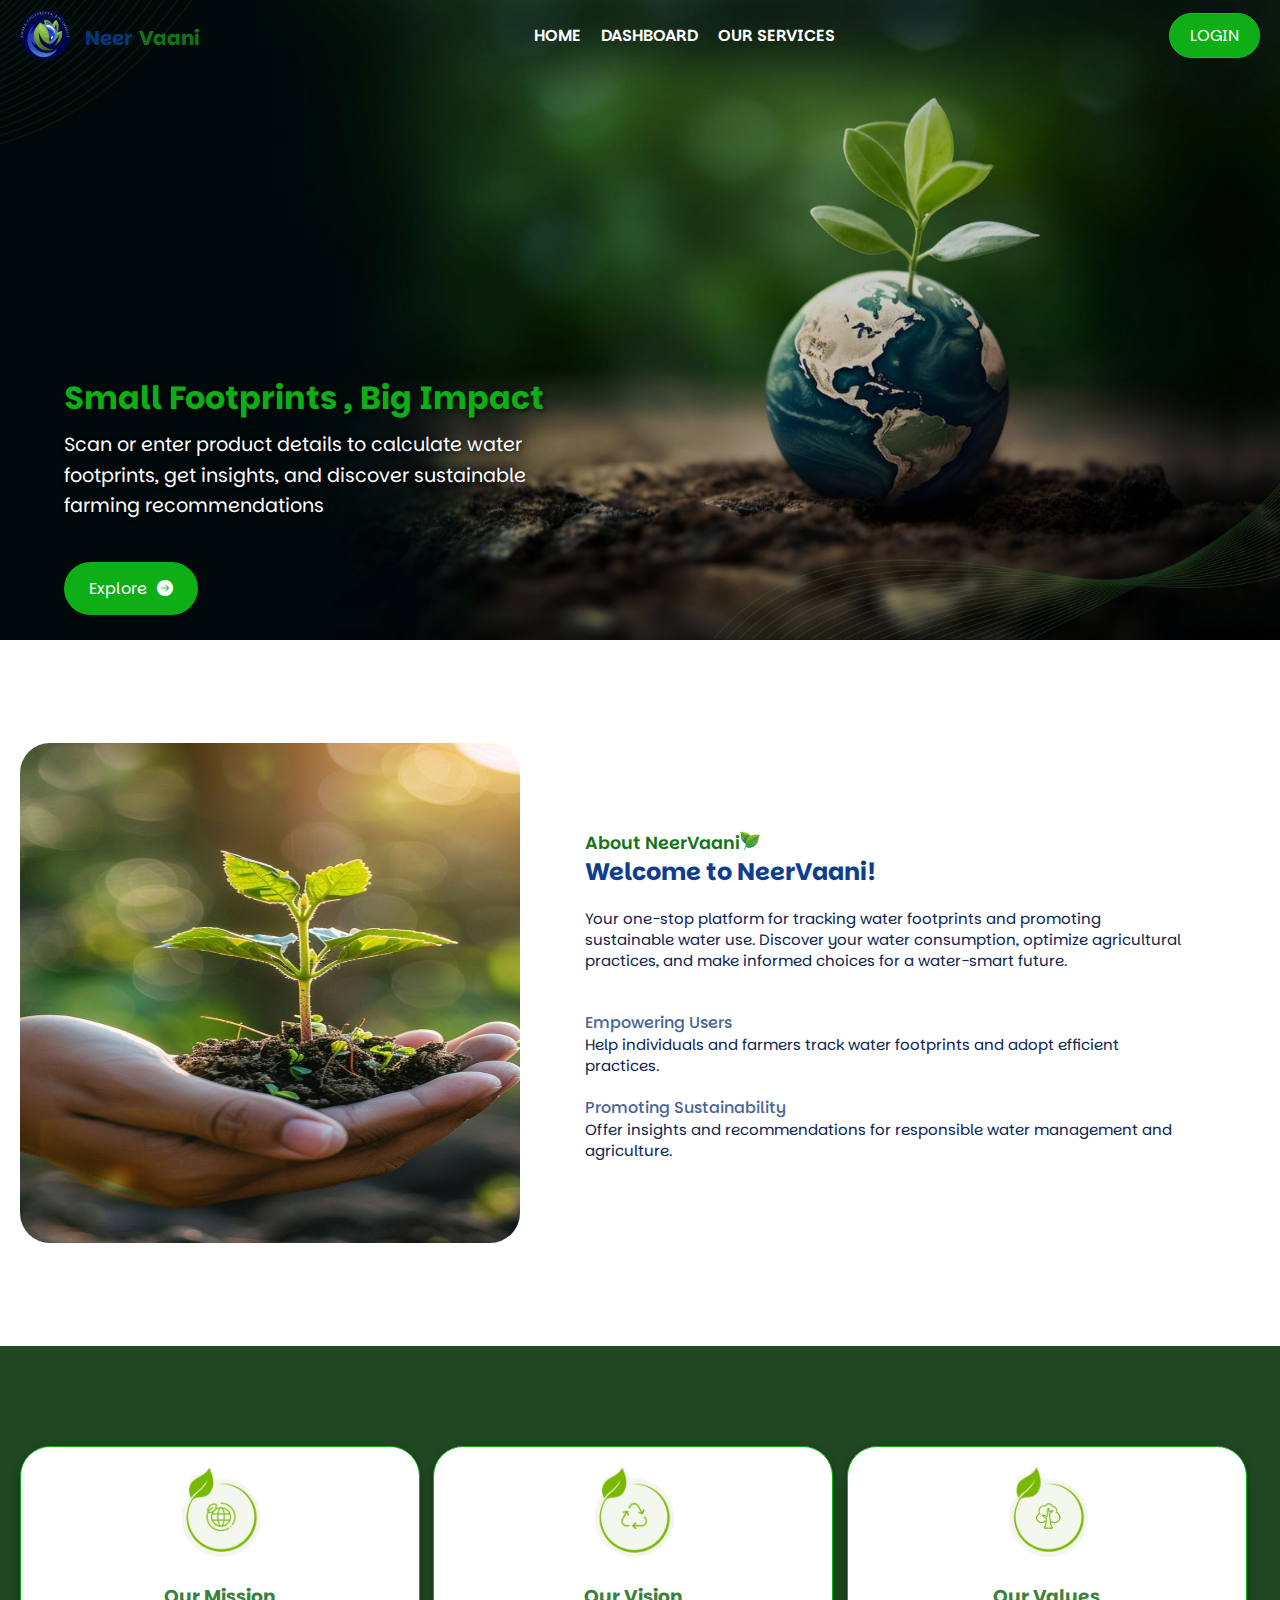
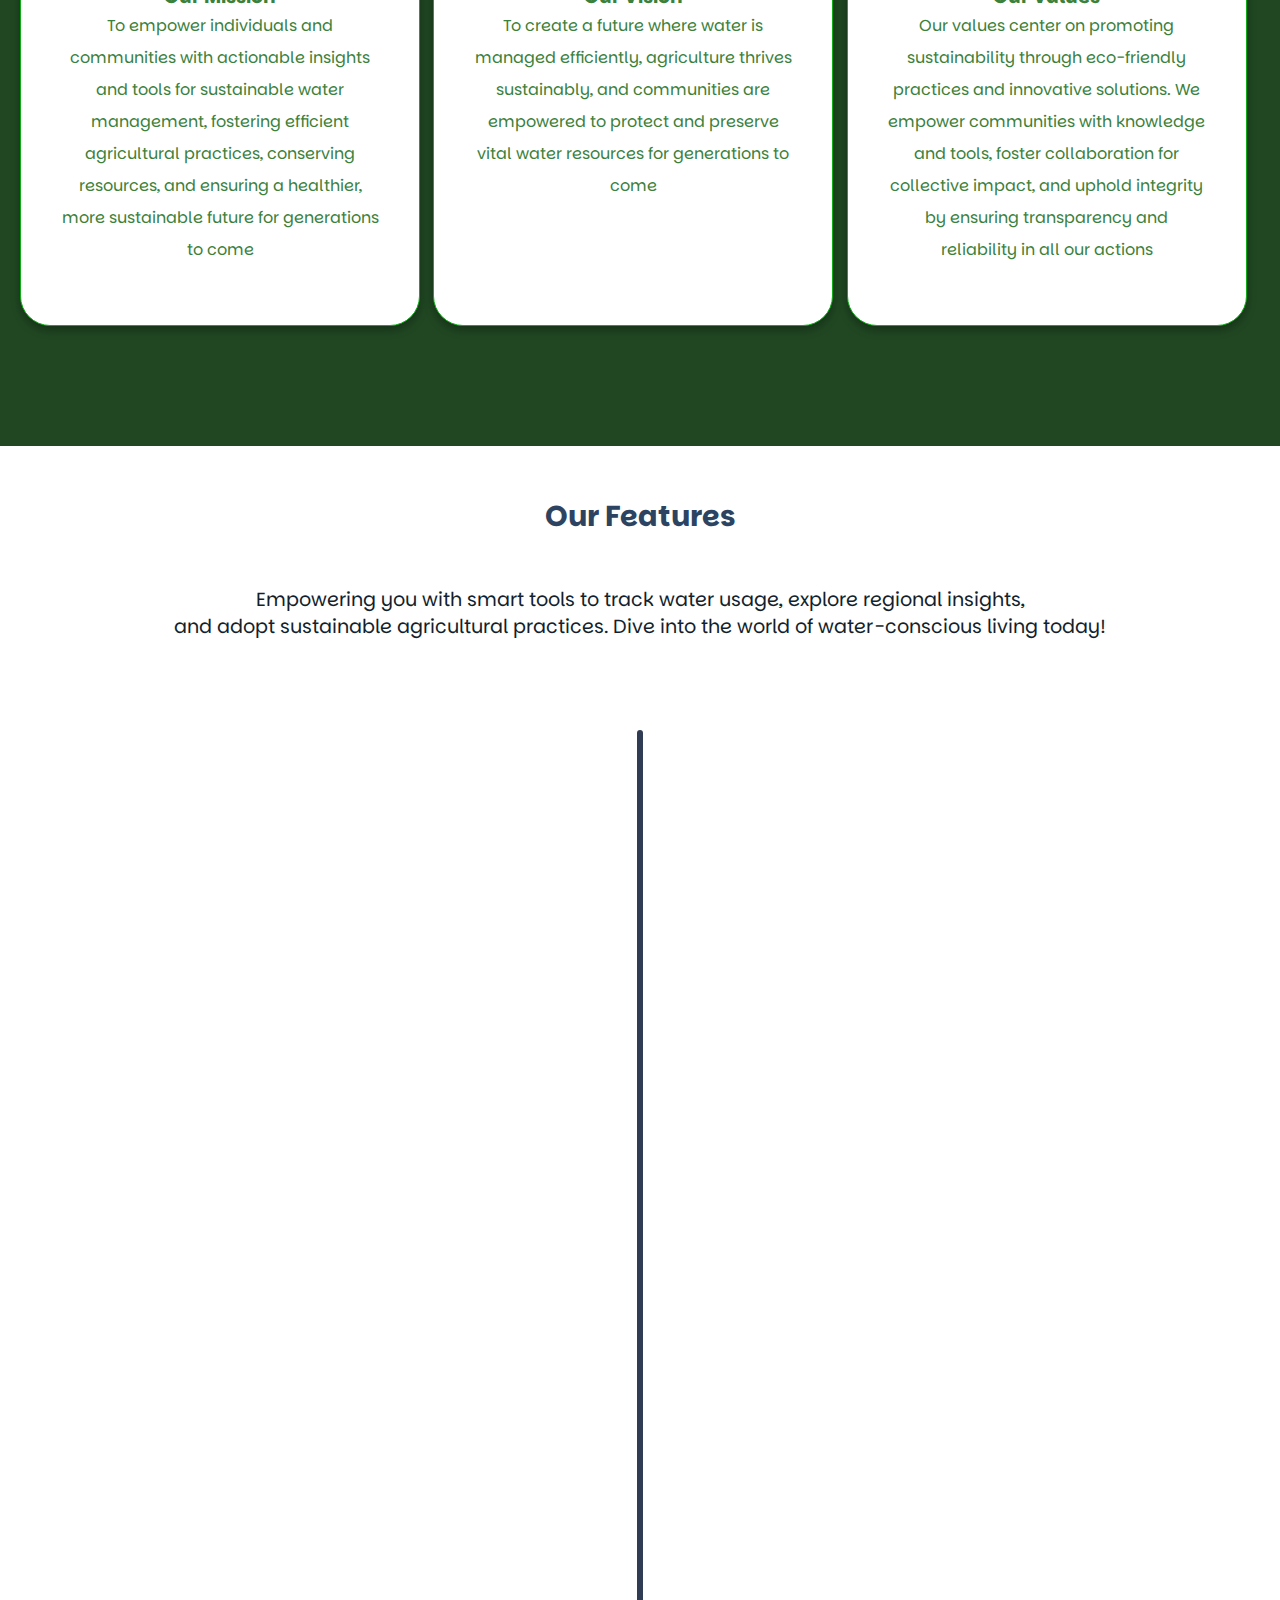
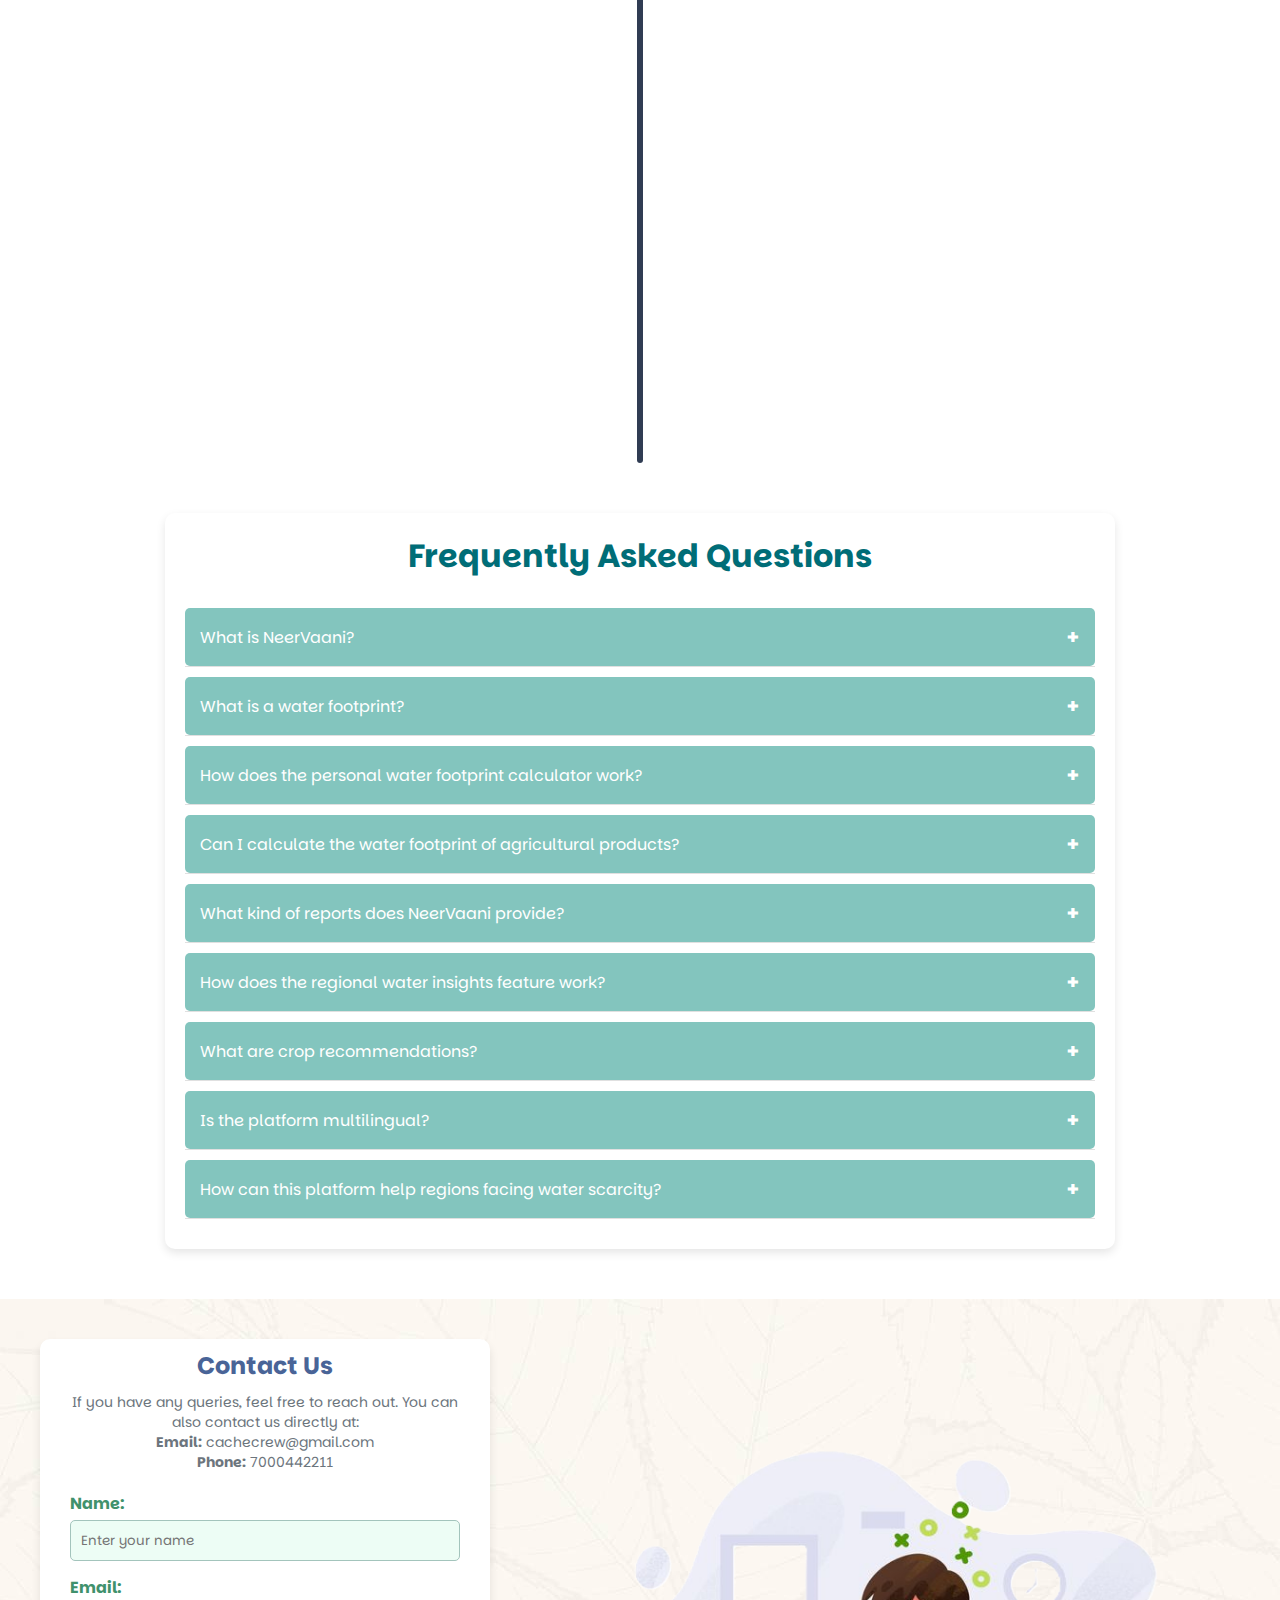
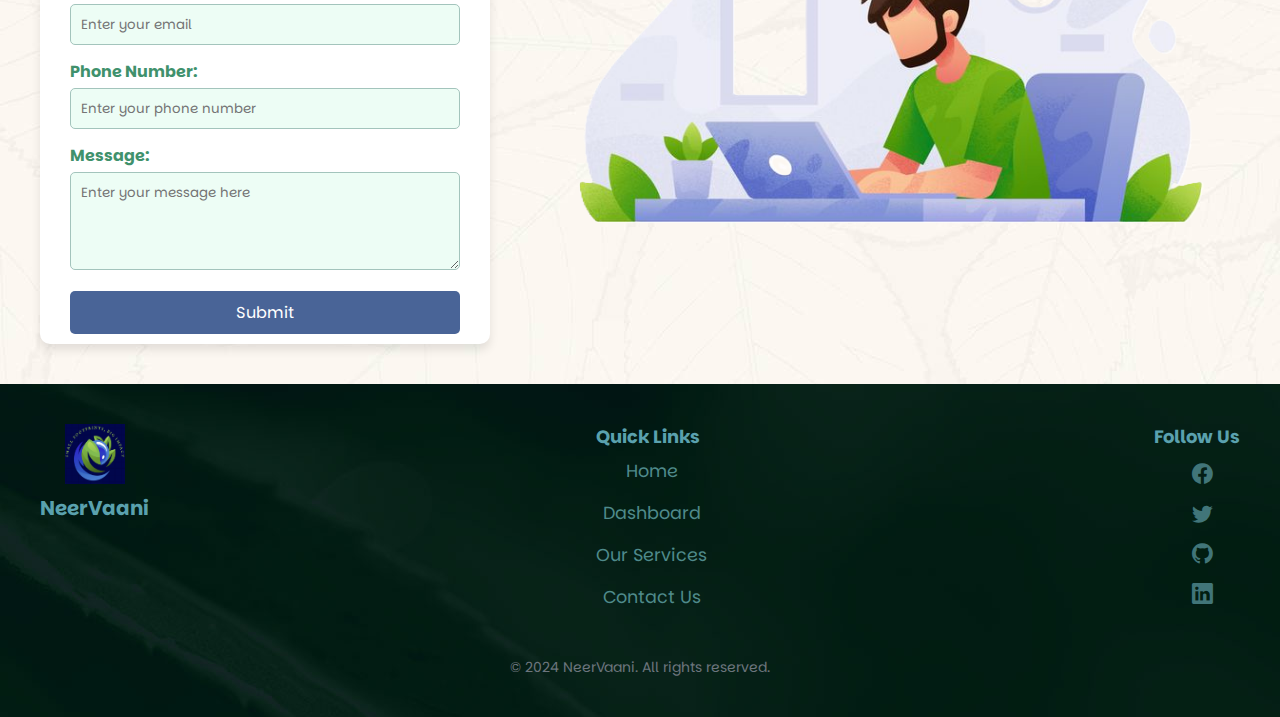
<file: index.html>
<!DOCTYPE html>
<html lang="en">

<head>
    <meta charset="UTF-8" />
    <meta name="viewport" content="width=device-width, initial-scale=1.0" />
    <title>NeerVaani</title>
    <link rel="shortcut icon" href="./images/Neer logo.png" type="image/x-icon" />
    <!-- Option 1: Include in HTML -->
    <link rel="stylesheet" href="https://cdn.jsdelivr.net/npm/bootstrap-icons@1.3.0/font/bootstrap-icons.css" />
    <link rel="stylesheet" href="style.css" />
</head>

<body>
    <nav class="navbar">
        <div class="left-nav">
            <img class="logo-img" src="./images/Neer2 logo.png" alt="" />
            <h3>
                <span class="head1">Neer</span>
                <span class="head2">Vaani</span>
            </h3>
        </div>
        <div class="mid-nav">
            <ul>
                <li><a href="home.html" target="_blank">HOME</a></li>
                <li><a href="card.html">DASHBOARD</a></li>
                <li><a href="">OUR SERVICES</a></li>
            </ul>
        </div>
        <div class="right-nav">
            <ul>
                <li><a href="login.html" target="_blank">LOGIN</a></li>
            </ul>
        </div>
    </nav>
    <div class="image-container">
        <img src="images/banner-bg.jpg" alt="Background Image" class="background" />
    </div>
    <!-- Text Content -->
    <div class="text-content">
        <h2>Small Footprints , Big Impact</h2>
        <p>
            Scan or enter product details to calculate water footprints, get insights, and discover sustainable farming
            recommendations
        </p>
        <div class="exp-btn">
            <button>
                <a href="">Explore<i class="bi bi-arrow-right-circle-fill"></i></a>
            </button>
        </div>
    </div>
    <div class="section-about">
        <div class="water_aboutimg">
            <img src="images/leaf1.jpg" alt="">
        </div>
        <div class="about-content">
            <div class="head-content">
                <p>About NeerVaani</p>
                <img src="images/leaf.png" alt="">
            </div>
            <h2>Welcome to NeerVaani!</h2>
            <div class="neer-para">
                <p>Your one-stop platform for tracking water footprints and promoting sustainable water use. Discover
                    your water consumption, optimize agricultural practices, and make informed choices for a water-smart
                    future.</p>

            </div>
            <div class="obj">
                <div class="obj1">
                    <div class="obj-title">
                        <h4>Empowering Users</h4>
                    </div>
                    <p> Help individuals and farmers track water footprints and adopt efficient practices.</p>
                </div>
                <div class="obj1">
                    <div class="obj-title">
                        <h4>Promoting Sustainability</h4>
                    </div>
                    <p>Offer insights and recommendations for responsible water management and agriculture.
                    </p>
                </div>
            </div>

        </div>
    </div>
    <div class="about-sec">
        <div class="section">
            <div class="icon">
                <img src="images/process-icon.png" alt="" />
            </div>
            <div class="heading">
                <h3>Our Mission</h3>
            </div>
            <div class="para">
                <p>
                    To empower individuals and communities with actionable insights and
                    tools for sustainable water management, fostering efficient
                    agricultural practices, conserving resources, and ensuring a
                    healthier, more sustainable future for generations to come
                </p>
            </div>
        </div>

        <div class="section">
            <div class="icon">
                <img src="images/process-icon2.png" alt="" />
            </div>
            <div class="heading">
                <h3>Our Vision</h3>
            </div>
            <div class="para">
                <p>
                    To create a future where water is managed efficiently, agriculture
                    thrives sustainably, and communities are empowered to protect and
                    preserve vital water resources for generations to come
                </p>
            </div>
        </div>
        <div class="section">
            <div class="icon">
                <img src="images/process-icon3.png" alt="" />
            </div>
            <div class="heading">
                <h3>Our Values</h3>
            </div>
            <div class="para">
                <p>
                    Our values center on promoting sustainability through eco-friendly
                    practices and innovative solutions. We empower communities with
                    knowledge and tools, foster collaboration for collective impact, and
                    uphold integrity by ensuring transparency and reliability in all our
                    actions
                </p>
            </div>
        </div>
    </div>


    <div class="timeline-feat">
        <h2>Our Features</h2>
        <p>Empowering you with smart tools to track water usage, explore regional insights,<br> and adopt sustainable
            agricultural practices. Dive into the world of water-conscious living today!</p>
    </div>
    <div class="timeline-section">
        <div class="timeline">
            <div class="container-timeline left">
                <div class="content-timeline">
                    <h3>Track Your Water Footprint</h3>
                    <p>Uncover your personal water usage with ease! Answer a few quick questions about your daily
                        routine and discover how much water you consume. Take the first step toward a sustainable
                        lifestyle!</p>
                </div>
            </div>
            <div class="container-timeline right">
                <div class="content-timeline">
                    <h3>Explore the Water Footprint of Every Agricultural Product</h3>
                    <p>Find out how much water goes into the products you consume! Scan or enter the name of any
                        agricultural product to reveal its water footprint</p>
                </div>
            </div>
            <div class="container-timeline left">
                <div class="content-timeline">
                    <h3>Regional Water Insights</h3>
                    <p>Get detailed reports on your water usage and explore surface and groundwater availability in your
                        region to make informed, sustainable choices</p>
                </div>
            </div>
            <div class="container-timeline right">
                <div class="content-timeline">
                    <h3>Smart Crop Recommendations</h3>
                    <p>Get tailored crop suggestions based on your region's water, soil, and climate to ensure the best
                        growth and long-term sustainability</p>
                </div>
            </div>
            <div class="container-timeline left">
                <div class="content-timeline">
                    <h3>Sustainable Farming Practices</h3>
                    <p>Discover eco-friendly farming techniques that boost water efficiency and increase productivity,
                        ensuring long-term agricultural success</p>
                </div>
            </div>
            <div class="container-timeline right">
                <div class="content-timeline">
                    <h3>Multilingual Support</h3>
                    <p>Accessible in multiple regional languages for ease of use across India</p>
                </div>
            </div>
        </div>
    </div>


     <!--FAQ SECTION-->

     <div class="faq-container">
        <h1>Frequently Asked Questions</h1>
        <div class="faq">
            <div class="faq-item">
                <button class="faq-question">What is NeerVaani? <span>+</span></button>
                <div class="faq-answer">
                    NeerVaani is a platform that calculates water footprints, provides regional water insights, and
                    offers sustainable agricultural solutions.
                </div>
            </div>
            <div class="faq-item">
                <button class="faq-question">What is a water footprint? <span>+</span></button>
                <div class="faq-answer">
                    A water footprint measures the amount of water used to produce goods and services, helping you
                    understand your impact on freshwater resources.
                </div>
            </div>
            <div class="faq-item">
                <button class="faq-question">How does the personal water footprint calculator work?
                    <span>+</span></button>
                <div class="faq-answer">
                    By answering a few simple questions about your daily activities, the calculator estimates the amount
                    of water you consume.
                </div>
            </div>
            <div class="faq-item">
                <button class="faq-question">Can I calculate the water footprint of agricultural
                    products?<span>+</span></button>
                <div class="faq-answer">
                    Yes! Use the Agricultural Products Water Footprint Calculator by scanning or entering the product
                    name to discover its water usage.
                </div>
            </div>
            <div class="faq-item">
                <button class="faq-question">What kind of reports does NeerVaani provide?<span>+</span></button>
                <div class="faq-answer">
                    The platform generates detailed water footprint reports with actionable recommendations to help
                    reduce water consumption.
                </div>
            </div>
            <div class="faq-item">
                <button class="faq-question">How does the regional water insights feature work?<span>+</span></button>
                <div class="faq-answer">
                    NeerVaani provides data on surface and groundwater availability in your region, empowering you to
                    make informed decisions about water use.
                </div>
            </div>
            <div class="faq-item">
                <button class="faq-question">What are crop recommendations?<span>+</span></button>
                <div class="faq-answer">
                    NeerVaani offers tailored suggestions for crops based on regional water availability, soil
                    conditions, and climate, ensuring sustainable farming.
                </div>
            </div>
            <div class="faq-item">
                <button class="faq-question">Is the platform multilingual?<span>+</span></button>
                <div class="faq-answer">
                    Absolutely! NeerVaani supports multiple languages and features a voice assistant for accessibility
                    and convenience.
                </div>
            </div>
            <div class="faq-item">
                <button class="faq-question">How can this platform help regions facing water
                    scarcity?<span>+</span></button>
                <div class="faq-answer">
                    NeerVaani empowers users with data and solutions to manage water resources efficiently, promoting
                    sustainable practices in water-stressed areas.
                </div>
            </div>
            <!-- Add more FAQs here -->
        </div>
    </div>



    <section class="contact-section">
        <div class="contact-form-container">
            <h2>Contact Us</h2>
            <p>If you have any queries, feel free to reach out. You can also contact us directly at: <br>
                <strong>Email:</strong> cachecrew@gmail.com <br>
                <strong>Phone:</strong> 7000442211
            </p>
            <form action="#" method="post" class="contact-form">
                <label for="name">Name:</label>
                <input type="text" id="name" name="name" placeholder="Enter your name" required>

                <label for="email">Email:</label>
                <input type="email" id="email" name="email" placeholder="Enter your email" required>

                <label for="number">Phone Number:</label>
                <input type="tel" id="number" name="number" placeholder="Enter your phone number" required>

                <label for="message">Message:</label>
                <textarea id="message" name="message" rows="4" placeholder="Enter your message here"
                    required></textarea>

                <button type="submit">Submit</button>
            </form>
        </div>
        <div class="contact-img">
            <img src="images/contact.png" alt="">

        </div>
    </section>

    <!--FOOTER SECTION-->
    <footer class="footer">
        <div class="footer-container">
            <!-- Logo and Name -->
            <div class="footer-logo">
                <img src="images/Neer2 logo.png" alt="NeerVaani Logo" class="logo" />
                <p class="website-name">NeerVaani</p>
            </div>

            <!-- Quick Links -->
            <div class="footer-links">
                <h3>Quick Links</h3>
                <ul>
                    <li><a href="#about">Home</a></li>
                    <li><a href="#calculator">Dashboard</a></li>
                    <li><a href="#insights">Our Services</a></li>
                    <li><a href="#contact">Contact Us</a></li>
                </ul>
            </div>

            <!-- Social Links -->
            <div class="footer-social">
                <h3>Follow Us</h3>
                <div class="social-icons">
                    <a href="#" target="_blank" class="social-link"><i class="bi bi-facebook"></i></a>
                    <a href="#" target="_blank" class="social-link"><i class="bi bi-twitter"></i></a>
                    <a href="#" target="_blank" class="social-link"><i class="bi bi-github"></i></a>
                    <a href="#" target="_blank" class="social-link"><i class="bi bi-linkedin"></i></a>
                </div>
            </div>
        </div>
        <div class="footer-bottom">
            <p>© 2024 NeerVaani. All rights reserved.</p>
        </div>
    </footer>
    <button id="backToTop">↑</button>

    <script>
        // Function to reveal elements on scroll
        function reveal() {
            const containers = document.querySelectorAll('.container-timeline');
            const windowHeight = window.innerHeight;

            containers.forEach(container => {
                const elementTop = container.getBoundingClientRect().top;
                const elementBottom = container.getBoundingClientRect().bottom;
                const elementVisible = 150; // Threshold before it becomes visible

                if (elementTop < windowHeight - elementVisible && elementBottom > 0) {
                    container.classList.add('active');
                } else {
                    container.classList.remove('active');
                }
            });
        }

        // Listen for scroll event
        window.addEventListener('scroll', reveal);
    </script>
    <script>
        // script.js
        const backToTopButton = document.getElementById("backToTop");

        // Show the button when the user scrolls down 100px from the top
        window.addEventListener("scroll", () => {
            if (window.scrollY > 100) {
                backToTopButton.style.display = "block";
            } else {
                backToTopButton.style.display = "none";
            }
        });

        // Scroll smoothly to the top when the button is clicked
        backToTopButton.addEventListener("click", () => {
            window.scrollTo({
                top: 0,
                behavior: "smooth"
            });
        });

    </script>
    <script>
        const faqQuestions = document.querySelectorAll(".faq-question");

        faqQuestions.forEach(question => {
            question.addEventListener("click", () => {
                const answer = question.nextElementSibling;
                const icon = question.querySelector("span");

                // Toggle visibility
                answer.classList.toggle("visible");

                // Toggle "+" and "-" icon
                if (answer.classList.contains("visible")) {
                    icon.classList.add("rotate");
                } else {
                    icon.classList.remove("rotate");
                }
            });
        });

    </script>
</body>

</html>
</file>
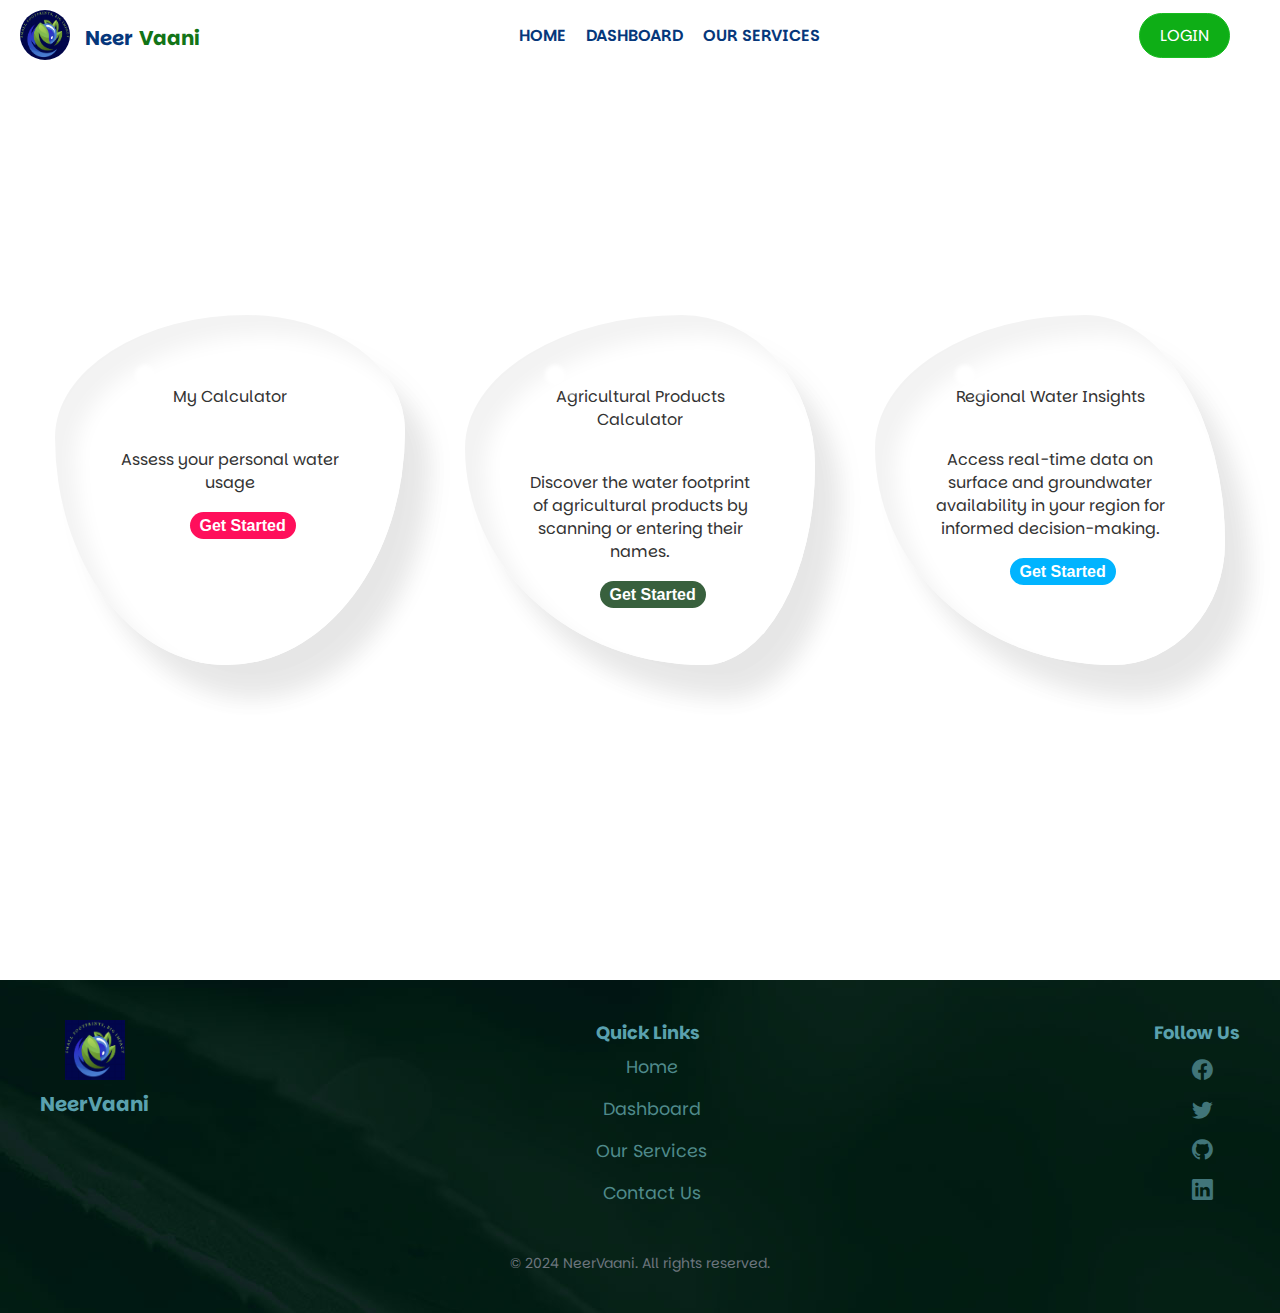
<file: card.html>
<!DOCTYPE html>
<html lang="en">
<head>
    <meta charset="UTF-8">
    <meta http-equiv="X-UA-Compatible" content="IE=edge">
    <meta name="viewport" content="width=device-width, initial-scale=1.0">
    <title>NeerVaani</title>
    <link rel="shortcut icon" href="./images/Neer logo.png" type="image/x-icon" />
    <!-- Option 1: Include in HTML -->
    <link rel="stylesheet" href="https://cdn.jsdelivr.net/npm/bootstrap-icons@1.3.0/font/bootstrap-icons.css" />
    <link rel="stylesheet" href="style.css">
    <style>
        *{
    margin: 0;
    padding: 0;
    box-sizing: border-box;
}


@import url('https://fonts.googleapis.com/css2?family=Nunito+Sans:ital,opsz,wght@0,6..12,200..1000;1,6..12,200..1000&family=Parkinsans:wght@300..800&display=swap');

*{
    margin: 0px;
    padding: 0px;
    box-sizing: border-box;
    font-family: "Parkinsans", sans-serif;
}
html{
    overflow-x: hidden;
}
.navbar a{
    text-decoration: none;
}

 /* navbar  ............................    base.html */
.navbar{
    position: absolute;
    top: 0;
    left: 0;
    width: 100%;
    padding: 10px 20px;
    display: flex;
    justify-content: center;
    align-items: center;
    justify-content: space-between;
    color: #29395d;
    z-index: 10;
    font-family: "Nunito Sans", sans-serif;
}

.left-nav{
    display: flex;
    justify-content: center;
    align-items: center;
}

.left-nav h3{
    /* font-family:'Times New Roman', Times, serif; */
    font-size: 1.8rem;
}


.mid-nav ul{
    display: flex;
    justify-content: center;
    align-items: center;
    text-align: center;
    flex-wrap: wrap;
}

.mid-nav ul li{
    list-style: none;
}

.mid-nav ul li a{
    text-decoration: none;
    color: rgb(6, 55, 123);
    font-weight: 600;
    font-size: 1rem;
    font-size: 1rem;
    padding: 1vw 10px;
}

.right-nav ul{
    display: flex;
    justify-content: center;
    align-items: center;
    
    border: 1px solid #19bc21 ;
    background-color: #0eae16;
    padding: 10px 20px;
    border-radius:25px;
    margin-right: 30px;
    
}

.right-nav ul li{
    list-style: none;
}

.right-nav ul li a{
    text-decoration: none;
    color: white;

}

.logo-img{
    width: 50px;
    height: 50px;
    border-radius: 50%;
    margin-right: 15px;
}
.head1{
    color: rgb(6, 55, 123);
}
.head2{
    color: #127417;
}

.dashboard{
    display: flex;
    justify-content: center;
    align-items: center;
    min-height: 100vh;
    margin: 40px 0px;
}
.container-drop {
    position: relative;
    display: flex;
    justify-content: center;
    align-items: center;
    flex-wrap: wrap;
    gap: 40px 60px;
    padding: 50px 0;
}
.container-drop .drop{
    position: relative;
    width: 350px;
    height: 350px;
    /* background: #888; */
box-shadow: inset 20px 20px 20px rgba(0,0,0,0.05),
25px 35px 20px rgba(0,0,0,0.05),
25px 30px 30px rgba(0,0,0,0.05),
inset -20px -20px 25px rgba(255,255,255,255.09);
}
.container-drop  .drop:nth-child(1){
    border-radius: 55% 45% 51% 49% / 35% 33% 67% 65%;
    transition: 0.5s;
}
.container-drop  .drop:nth-child(2){
    transition: 0.5s;
    border-radius: 62% 38% 32% 68% / 38% 43% 57% 62% ;
}
.container-drop  .drop:nth-child(3){
    transition: 0.5s;
    border-radius: 60% 40% 32% 68% / 38% 65% 35% 62% ;
}
.container-drop  .drop:nth-child(1):hover,
.container-drop  .drop:nth-child(2):hover,
.container-drop  .drop:nth-child(3):hover{
    border-radius:50%;
}
.container-drop .drop::before{
    content: '';
    position: absolute;
    top: 50px;
    left: 80px;
    width: 20px;
    height: 20px;
    background: #fff;
    border-radius: 50%;
    filter: blur(2px);
}
.container-drop .drop::after{
    content: '';
    position: absolute;
    top: 70px;
    left: 100px;
    width: 10px;
    height: 10px;
    background: #fff;
    border-radius: 50%;
    filter: blur(2px);
}
.container-drop .drop .content-drop{
    position: relative;
    top: 20px;
    width: 100%;
    height: 100%;
    padding: 30px 40px;
}
.container-drop .drop .content-drop h2{
    position: relative;
    left: 40%;
    width: 50px;
    height: 50px;
    /* background: #222; */
    border-radius: 50%;
    padding-top: 10px;
    font-size: 30px;
    text-align: center;
    color: var(--clr);
    box-shadow: inset 10px 10px 10px rgba(0,0,0,0.05),
15px 25px 10px rgba(0,0,0,0.05),
15px 20px 20px rgba(0,0,0,0.05),
inset -10px -10px 15px rgba(255,255,255,0.09);
}
.container-drop .drop .content-drop p{
    text-align: center;
    padding: 20px;
    color: #333;
}
.container-drop .drop .content-drop a{
   text-decoration: none;
   position: relative;
   left: 35%;
   background: var(--clr);
   padding: 5px 10px;
   border-radius: 20px;
   color: #fff;
   font-family: Arial, Helvetica, sans-serif;
   font-weight: 600;
}
/* Footer Section */
.footer {
    background-color: #f6fdfb; /* Light pastel green */
    padding: 40px 20px;
    color: #4f8a8b;
    font-family: Arial, sans-serif;
    background-image: url(images/footer-bg.jpg);
  }
  
  .footer-container {
    display: flex;
    justify-content: space-between;
    align-items: flex-start;
    flex-wrap: wrap;
    max-width: 1200px;
    margin: 0 auto;
  }
  
  .footer-logo {
    display: flex;
    flex-direction: column;
    align-items: center;
    margin-bottom: 20px;
  }
  
  .footer-logo .logo {
    width: 60px;
    height: 60px;
    margin-bottom: 10px;
  }
  
  .footer-logo .website-name {
    font-size: 20px;
    font-weight: bold;
    color: #5aa1ae; /* Pastel teal */
  }
  
  .footer-links,
  .footer-social {
    margin-bottom: 20px;
  }
  
  .footer-links h3,
  .footer-social h3 {
    font-size: 18px;
    margin-bottom: 10px;
    color: #5aa1ae;
  }
  
  .footer-links ul {
    list-style: none;
    padding: 0;
    text-align: center;
    display: flex;
    flex-direction: column;
    justify-content: center;
    align-items: center;
    gap: 10px;
    font-size: 1.1rem;
  }
  
  .footer-links ul li {
    margin-bottom: 8px;
  }
  
  .footer-links ul li a {
    text-decoration: none;
    color: #4f8a8b;
    transition: color 0.3s;
  }
  
  .footer-links ul li a:hover {
    color: #5aa1ae; /* Highlight teal */
  }
  
  .social-icons {
    display: flex;
    gap: 10px;
    text-align: center;
    display: flex;
    flex-direction: column;
    justify-content: center;
    align-items: center;
  
  }
  
  .social-icons .social-link{
    width: 30px;
    height: 30px;
    transition: transform 0.3s;
  }
  
  .social-icons .social-link img:hover {
    transform: scale(1.1);
  }
  
  .footer-bottom {
    text-align: center;
    margin-top: 20px;
    font-size: 14px;
    color: #6c757d;
  }
  
  .social-icons a{
    color: #417579;
    font-size: 1.3rem;
  }



    </style>
</head>
<body>
    <nav class="navbar">
        <div class="left-nav">
            <img class="logo-img" src="./images/Neer2 logo.png" alt="" />
            <h3>
                <span class="head1">Neer</span>
                <span class="head2">Vaani</span>
            </h3>
        </div>
        <div class="mid-nav">
            <ul>
                <li><a href="home.html" target="_blank">HOME</a></li>
                <li><a href="card.html">DASHBOARD</a></li>
                <li><a href="">OUR SERVICES</a></li>
            </ul>
        </div>
        <div class="right-nav">
            <ul>
                <li><a href="login.html" target="_blank">LOGIN</a></li>
            </ul>
        </div>
    </nav>
    <div class="dashboard">
    <div class="container-drop">
        <div class="drop" style="--clr:#ff0f5b;">
            <div class="content-drop">
                <p>My Calculator</p>
                <p>Assess your personal water usage</p>
                <a href="cal.html">Get Started</a>
            </div>
        </div>
        <div class="drop" style="--clr:#38603d;">
            <div class="content-drop">
                <p>Agricultural Products Calculator</p>
                <p>Discover the water footprint of agricultural products by scanning or entering their names.</p>
                <a href="agrical.html">Get Started</a>
            </div>
        </div>
        <div class="drop" style="--clr:#01b4ff;">
            <div class="content-drop">
                <p>Regional Water Insights</p>
                <p>Access real-time data on surface and groundwater availability in your region for informed decision-making.</p>
                <a href="insight.html">Get Started</a>
            </div>
        </div>
    </div>
    </div>
     <!--FOOTER SECTION-->
     <footer class="footer">
        <div class="footer-container">
            <!-- Logo and Name -->
            <div class="footer-logo">
                <img src="images/Neer2 logo.png" alt="NeerVaani Logo" class="logo" />
                <p class="website-name">NeerVaani</p>
            </div>

            <!-- Quick Links -->
            <div class="footer-links">
                <h3>Quick Links</h3>
                <ul>
                    <li><a href="#about">Home</a></li>
                    <li><a href="#calculator">Dashboard</a></li>
                    <li><a href="#insights">Our Services</a></li>
                    <li><a href="#contact">Contact Us</a></li>
                </ul>
            </div>

            <!-- Social Links -->
            <div class="footer-social">
                <h3>Follow Us</h3>
                <div class="social-icons">
                    <a href="#" target="_blank" class="social-link"><i class="bi bi-facebook"></i></a>
                    <a href="#" target="_blank" class="social-link"><i class="bi bi-twitter"></i></a>
                    <a href="#" target="_blank" class="social-link"><i class="bi bi-github"></i></a>
                    <a href="#" target="_blank" class="social-link"><i class="bi bi-linkedin"></i></a>
                </div>
            </div>
        </div>
        <div class="footer-bottom">
            <p>© 2024 NeerVaani. All rights reserved.</p>
        </div>
    </footer>
</body>
</html>
</file>
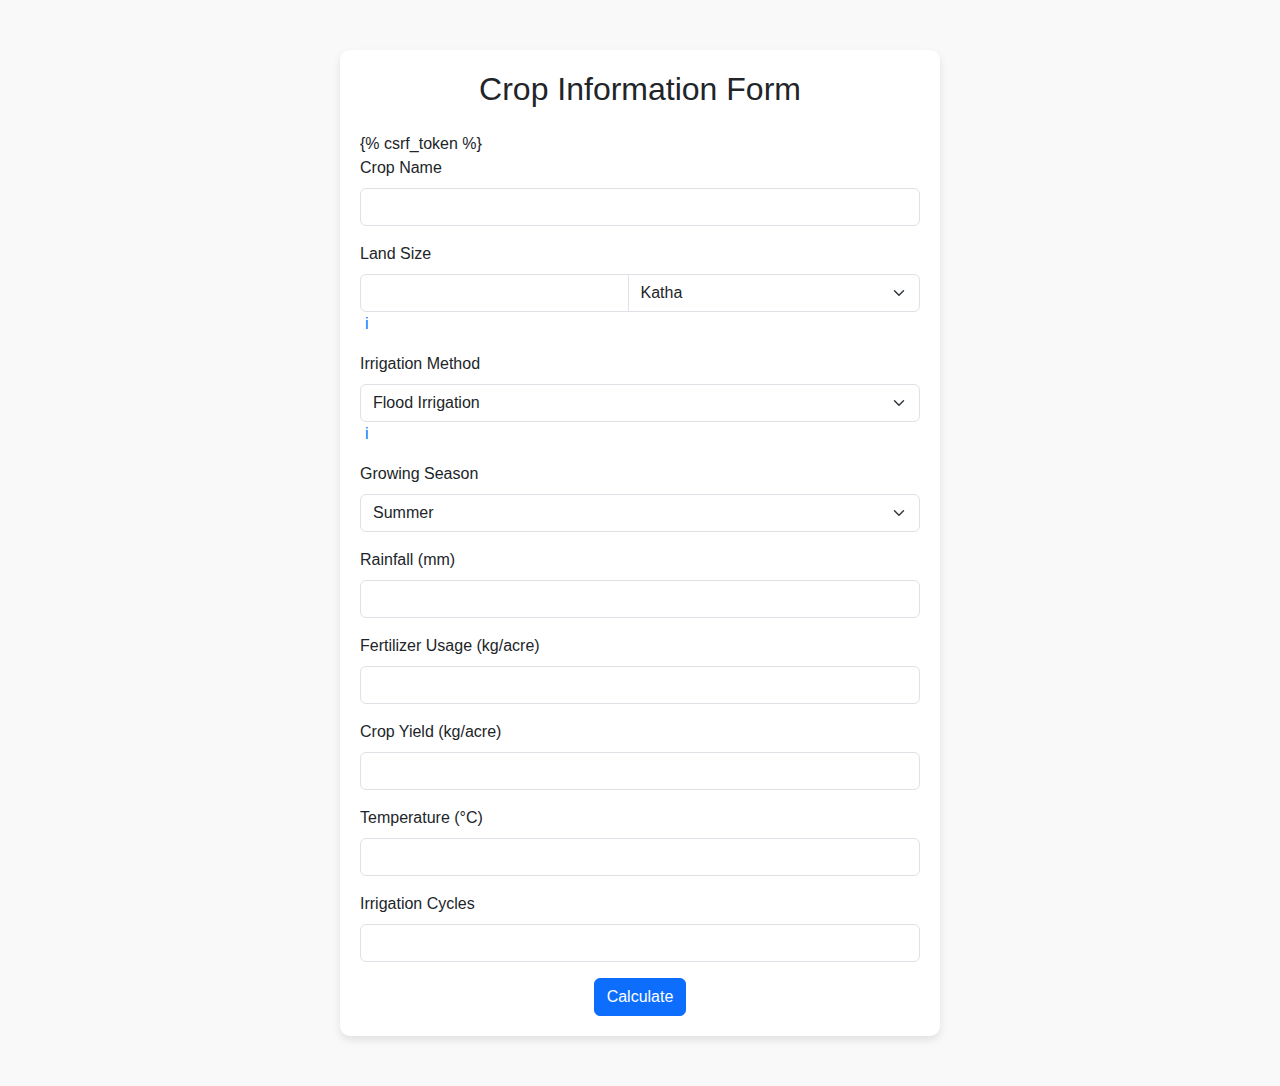
<file: check.html>
<!DOCTYPE html>
<html lang="en">
<head>
    <meta charset="UTF-8">
    <meta name="viewport" content="width=device-width, initial-scale=1.0">
    <title>Crop Form</title>
    <!-- Bootstrap CSS -->
    <link href="https://cdn.jsdelivr.net/npm/bootstrap@5.3.0-alpha3/dist/css/bootstrap.min.css" rel="stylesheet">
    <style>
        body {
            background-color: #f9f9f9;
            font-family: 'Roboto', sans-serif;
        }
        .form-container {
            max-width: 600px;
            margin: 50px auto;
            background: #fff;
            padding: 20px;
            border-radius: 10px;
            box-shadow: 0 4px 8px rgba(0, 0, 0, 0.1);
        }
        .info-btn {
            background: none;
            border: none;
            color: #007bff;
            cursor: pointer;
            padding: 0;
            margin-left: 5px;
        }
        .info-btn:hover {
            text-decoration: underline;
        }
    </style>
</head>
<body>
    <div class="container">
        <div class="form-container">
            <h2 class="text-center mb-4">Crop Information Form</h2>
            <form id="cropForm">
                {% csrf_token %}
                
                <div class="mb-3">
                    <label for="cropName" class="form-label">Crop Name</label>
                    <input type="text" id="cropName" name="crop_name" class="form-control" required>
                </div>

                <div class="mb-3">
                    <label for="landSize" class="form-label">Land Size</label>
                    <div class="input-group">
                        <input type="number" step="0.01" id="landSize" name="land_size" class="form-control" required>
                        <select name="land_unit" class="form-select">
                            <option value="katha">Katha</option>
                            <option value="bigha">Bigha</option>
                            <option value="acre">Acre</option>
                        </select>
                    </div>
                    <button type="button" class="info-btn" onclick="showInfo('Land size refers to the area of land under cultivation.')">i</button>
                </div>

                <div class="mb-3">
                    <label for="irrigationMethod" class="form-label">Irrigation Method</label>
                    <select id="irrigationMethod" name="irrigation_method" class="form-select">
                        <option value="flood">Flood Irrigation</option>
                        <option value="drip">Drip Irrigation</option>
                        <option value="sprinkler">Sprinkler Irrigation</option>
                        <option value="surface">Surface Irrigation</option>
                        <option value="center_pivot">Center Pivot Irrigation</option>
                    </select>
                    <button type="button" class="info-btn" onclick="showInfo('Irrigation methods vary in efficiency and water usage.')">i</button>
                </div>

                <div class="mb-3">
                    <label for="growingSeason" class="form-label">Growing Season</label>
                    <select id="growingSeason" name="growing_season" class="form-select">
                        <option value="summer">Summer</option>
                        <option value="winter">Winter</option>
                        <option value="monsoon">Monsoon</option>
                    </select>
                </div>

                <div class="mb-3">
                    <label for="rainfall" class="form-label">Rainfall (mm)</label>
                    <input type="number" step="0.01" id="rainfall" name="rainfall" class="form-control" required>
                </div>

                <div class="mb-3">
                    <label for="fertilizerUsage" class="form-label">Fertilizer Usage (kg/acre)</label>
                    <input type="number" step="0.01" id="fertilizerUsage" name="fertilizer_usage" class="form-control" required>
                </div>

                <div class="mb-3">
                    <label for="cropYield" class="form-label">Crop Yield (kg/acre)</label>
                    <input type="number" step="0.01" id="cropYield" name="crop_yield" class="form-control" required>
                </div>

                <div class="mb-3">
                    <label for="temperature" class="form-label">Temperature (°C)</label>
                    <input type="number" step="0.01" id="temperature" name="temperature" class="form-control" required>
                </div>

                <div class="mb-3">
                    <label for="irrigationCycles" class="form-label">Irrigation Cycles</label>
                    <input type="number" step="1" id="irrigationCycles" name="irrigation_cycles" class="form-control" required>
                </div>

                <div class="text-center">
                    <button type="submit" class="btn btn-primary">Calculate</button>
                </div>
            </form>
        </div>
    </div>

    <script>
        function showInfo(message) {
            alert(message);
        }
    </script>
    <!-- Bootstrap JS -->
    <script src="https://cdn.jsdelivr.net/npm/bootstrap@5.3.0-alpha3/dist/js/bootstrap.bundle.min.js"></script>
</body>
</html>
</file>
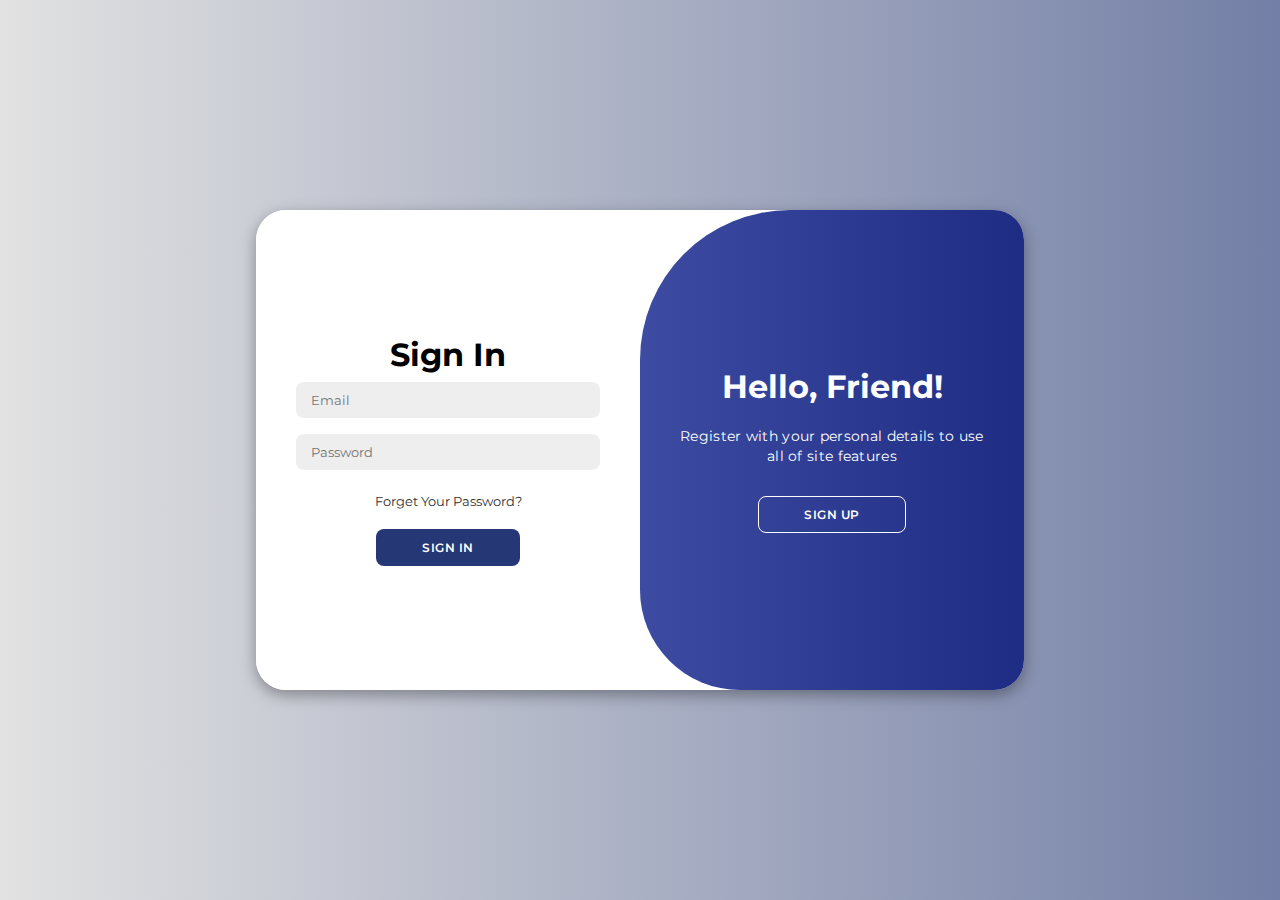
<file: login.html>
<!DOCTYPE html>
<html lang="en">

<head>
  <meta charset="UTF-8">
  <meta name="viewport" content="width=device-width, initial-scale=1.0">
  <link rel="stylesheet" href="https://cdnjs.cloudflare.com/ajax/libs/font-awesome/6.4.2/css/all.min.css">
  <link rel="stylesheet" href="login.css">
  <title>NeerVaani</title>
  <link rel="shortcut icon" href="images/Neer logo.png" type="image/x-icon">
</head>

<body>

  <div class="container" id="container">
    <div class="form-container sign-up">
      <form>
        <h1>Sign Up</h1>
        <input type="text" placeholder="Name">
        <input type="email" placeholder="Email">
        <div class="user-det">
          <p>User Type</p>
          <select name="type_of_user" id="type_of_user">
            <option value="farmer">Farmer</option>
            <option value="organization">Organization</option>
            <option value="normal user">Normal User</option>
          </select>
        </div>
        <input type="text" id="city" name="city" placeholder="City" >
        <input type="text" id="state" name="state" placeholder="State" >
        <div class="imp-det">
        <input type="text" id="pincode" name="pincode" placeholder="Pincode">
        <input type="password" placeholder="Password">
        </div>
        <button>Sign Up</button>
      </form>
    </div>
    <div class="form-container sign-in">
      <form>
        <h1>Sign In</h1>
        <input type="email" placeholder="Email">
        <input type="password" placeholder="Password">
        <a href="#">Forget Your Password?</a>
        <button>Sign In</button>
      </form>
    </div>
    <div class="toggle-container">
      <div class="toggle">
        <div class="toggle-panel toggle-left">
          <h1>Welcome Back!</h1>
          <p>Enter your personal details to use all of site features</p>
          <button class="hidden" id="login">Sign In</button>
        </div>
        <div class="toggle-panel toggle-right">
          <h1>Hello, Friend!</h1>
          <p>Register with your personal details to use all of site features</p>
          <button class="hidden" id="register">Sign Up</button>
        </div>
      </div>
    </div>
  </div>

  <script src="login.js"></script>
</body>

</html>
</file>
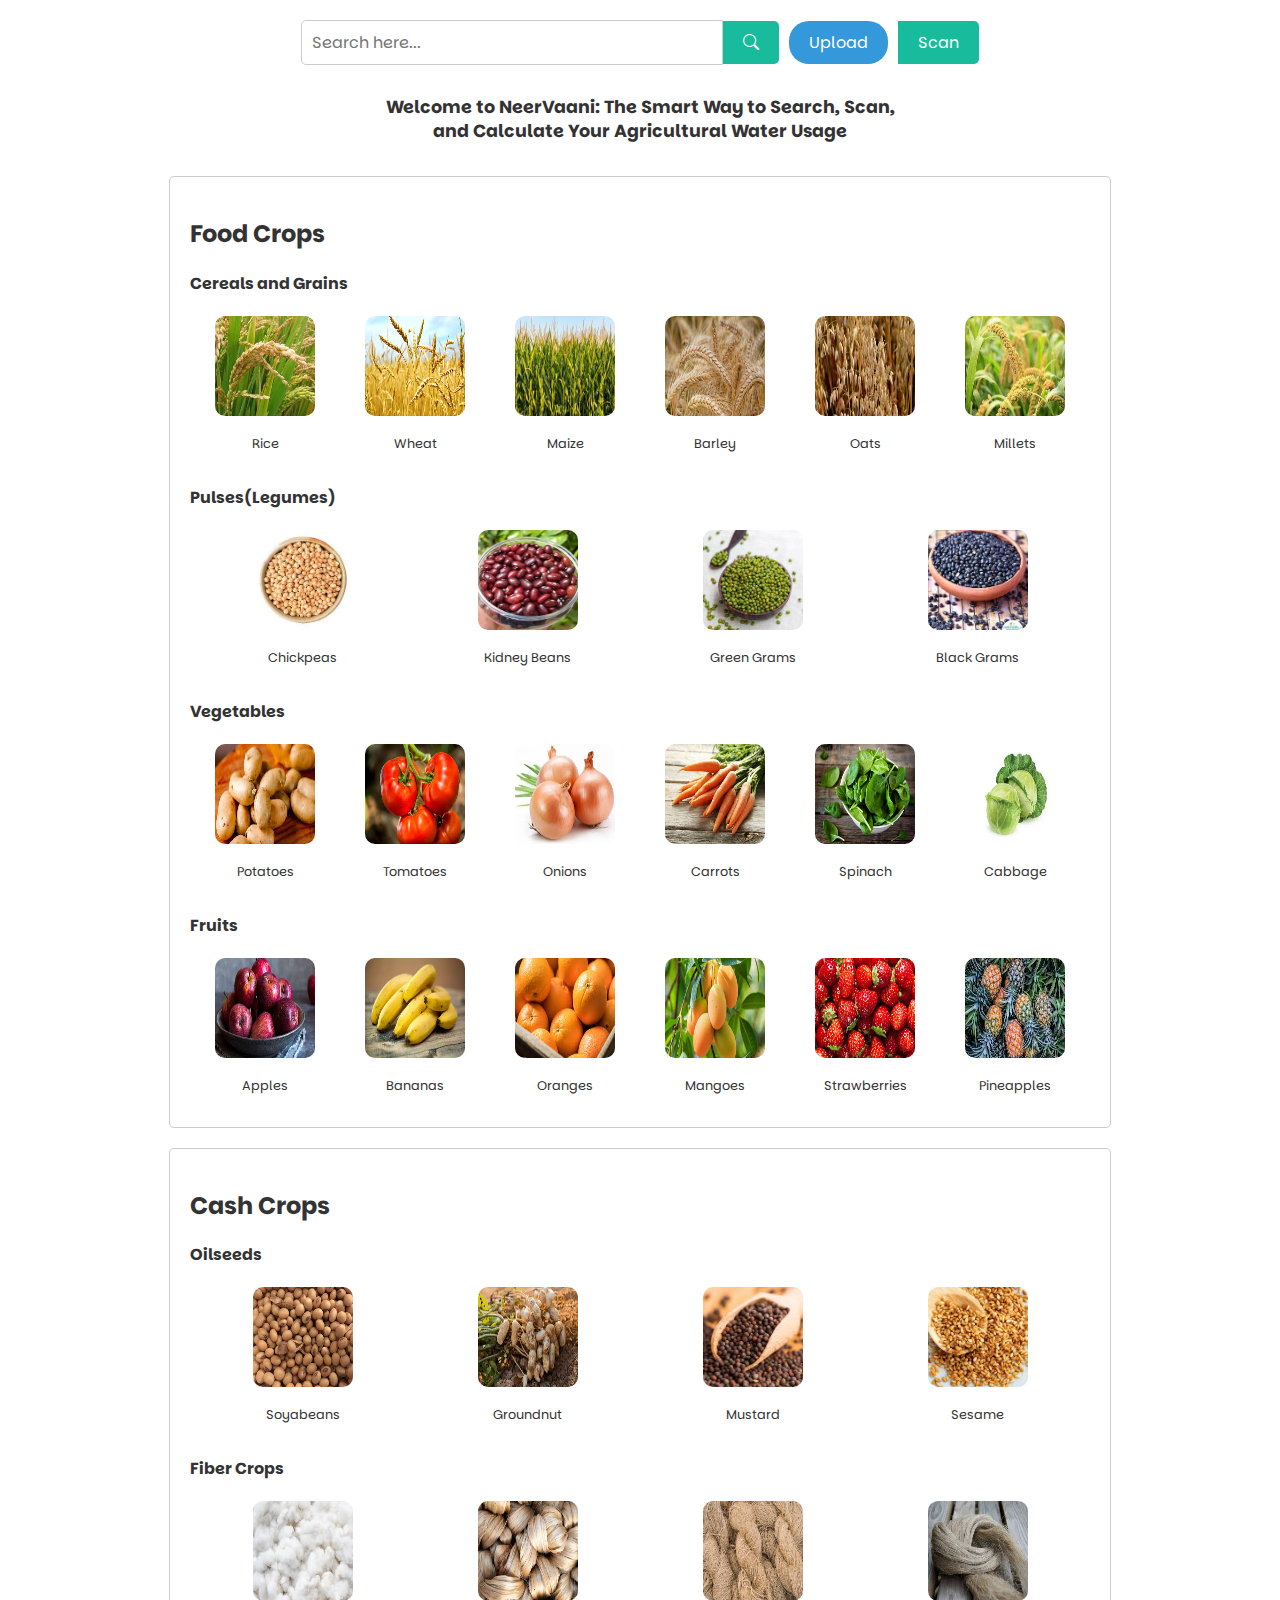
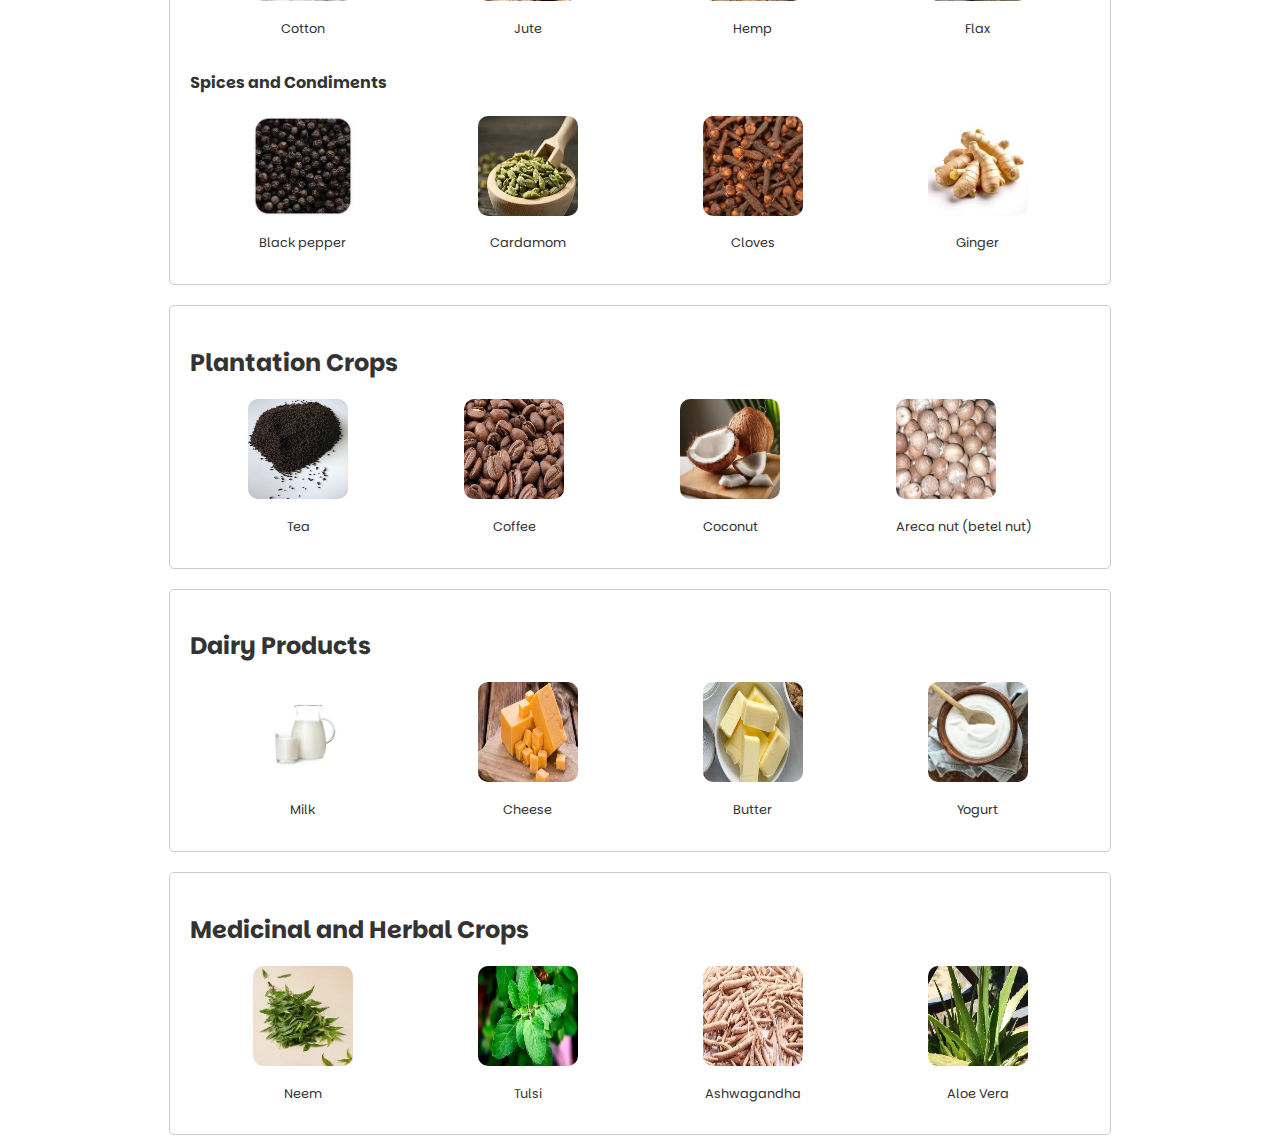
<file: one.html>
<!DOCTYPE html>
<html lang="en">

<head>
  <meta charset="UTF-8">
  <meta name="viewport" content="width=device-width, initial-scale=1.0">
  <title>NeerVaani</title>
  <link rel="shortcut icon" href="images/Neer logo.png" type="image/x-icon">
  <link rel="stylesheet" href="one.css">
  <!-- Option 1: Include in HTML -->
  <link rel="stylesheet" href="https://cdn.jsdelivr.net/npm/bootstrap-icons@1.3.0/font/bootstrap-icons.css">
</head>

<body>
  <!-- Sidebar -->
  <!--<div class="sidebar" id="sidebar">
    <button class="close-btn" id="close-btn">&times;</button>
    <div class="left-nav">
      <img class="logo-img" src="./images/Neer2 logo.png" alt="">
      <h3>NeerVaani</h3>
    </div>
    <div class="head-cate">
      <h3>Categories</h3>
    </div>
    <nav>
      <div class="menu-item">
        <button class="menu-btn"> Food Crops<span class="arrow">▼</span></button>
        <ul class="submenu">
          <li>Cereals and Grains</li>
          <li>Pulses (Legumes)</li>
          <li>Vegetables</li>
          <li>Fruits</li>
        </ul>
      </div>
      <div class="menu-item">
        <button class="menu-btn">Cash Crops <span class="arrow">▼</span></button>
        <ul class="submenu">
          <li>Oilseeds</li>
          <li>Fiber Crops</li>
          <li>Sugar Crops</li>
          <li>Spices and Condiments</li>
        </ul>
      </div>
      <div class="menu-item">
        <button class="menu-btn"> Plantation Crops<span class="arrow">▼</span></button>
        <ul class="submenu">
          <li>Tea</li>
          <li>Coffee</li>
          <li>Coconut</li>
          <li>Areca nut (betel nut)</li>
        </ul>
      </div>
      <div class="menu-item">
        <button class="menu-btn">Dairy Products<span class="arrow">▼</span></button>
        <ul class="submenu">
          <li>Milk</li>
          <li>Cheese</li>
          <li>Butter</li>
          <li>Yougurt</li>
        </ul>
      </div>
      <div class="menu-item">
        <button class="menu-btn">Medicinal and Herbal Crops<span class="arrow">▼</span></button>
        <ul class="submenu">
          <li>Neem</li>
          <li>Ashwagandha</li>
          <li>Aloe Vera</li>
          <li>Tulsi </li>
        </ul>
      </div>
    </nav>
  </div>
-->
  <!-- Main Content 
  <div class="main-content">
    <button class="open-btn" id="open-btn">☰ </button>
  </div>-->
  <div class="container">
    <!-- Search Bar with Upload and Scan options -->
    <div class="search-container">
      <form class="search-bar" onsubmit="return searchContent()">
        <input type="text" id="search-input" placeholder="Search here..." />
        <button type="submit"><i class="bi bi-search"></i></button>

        <!-- Upload Button -->
        <label for="file-upload" class="upload-btn">
          Upload
          <input id="file-upload" type="file" onchange="handleFileSelect()" />
        </label>

        <button type="button" class="scan-btn" onclick="scanFile()">Scan</button>
      </form>
    </div>

    <!-- Display selected file name -->
    <p id="file-name"></p>
    <p id="scan-result"></p>

    <!-- Content Section for Searching -->
    <div class="wel-head">
      <h4>Welcome to NeerVaani: The Smart Way to Search, Scan, <br>and Calculate Your Agricultural Water Usage</h4>
    </div>
    <div class="content">
      <div class="content-item" data-title="HTML Basics">
        <h2>Food Crops</h2>
        <h4>Cereals and Grains</h4>
        <div class="img-box">
          <div class="rice">
            <div class="rice-img">
              <img src="images/rice.jpeg" alt="">
            </div>
            <div class="name-head">
              <p>Rice</p>

            </div>

          </div>
          <div class="rice">
            <div class="rice-img">
              <img src="images/wheat.jpeg" alt="">
            </div>
            <div class="name-head">
              <p>Wheat</p>

            </div>

          </div>
          <div class="rice">
            <div class="rice-img">
              <img src="images/maize.jpg" alt="">
            </div>
            <div class="name-head">
              <p>Maize</p>

            </div>

          </div>
          <div class="rice">
            <div class="rice-img">
              <img src="images/barley.jpg" alt="">
            </div>
            <div class="name-head">
              <p>Barley</p>

            </div>

          </div>
          <div class="rice">
            <div class="rice-img">
              <img src="images/oats.jpeg" alt="">
            </div>
            <div class="name-head">
              <p>Oats</p>

            </div>

          </div>
          <div class="rice">
            <div class="rice-img">
              <img src="images/millets.jpeg" alt="">
            </div>
            <div class="name-head">
              <p>Millets</p>

            </div>

          </div>
        </div>
        <div class="Pulses">
          <h4>Pulses(Legumes)</h4>
          <div class="img-box">
            <div class="rice">
              <div class="rice-img">
                <img src="images/chickpeas.jpeg" alt="">
              </div>
              <div class="name-head">
                <p>Chickpeas</p>

              </div>

            </div>
            <div class="rice">
              <div class="rice-img">
                <img src="images/kidneybeans.jpeg" alt="">
              </div>
              <div class="name-head">
                <p>Kidney Beans</p>

              </div>

            </div>
            <div class="rice">
              <div class="rice-img">
                <img src="images/greengrams.jpeg" alt="">
              </div>
              <div class="name-head">
                <p>Green Grams</p>

              </div>

            </div>
            <div class="rice">
              <div class="rice-img">
                <img src="images/blackgrams.jpeg" alt="">
              </div>
              <div class="name-head">
                <p>Black Grams</p>

              </div>

            </div>
          </div>

        </div>
        <div class="Vegetables">
          <h4>Vegetables</h4>
          <div class="img-box">
            <div class="rice">
              <div class="rice-img">
                <img src="images/potato.jpeg" alt="">
              </div>
              <div class="name-head">
                <p>Potatoes</p>

              </div>

            </div>
            <div class="rice">
              <div class="rice-img">
                <img src="images/tomato.jpeg" alt="">
              </div>
              <div class="name-head">
                <p>Tomatoes</p>

              </div>

            </div>
            <div class="rice">
              <div class="rice-img">
                <img src="images/onions.jpeg" alt="">
              </div>
              <div class="name-head">
                <p>Onions</p>

              </div>

            </div>
            <div class="rice">
              <div class="rice-img">
                <img src="images/carrot.jpeg" alt="">
              </div>
              <div class="name-head">
                <p>Carrots</p>

              </div>

            </div>
            <div class="rice">
              <div class="rice-img">
                <img src="images/spinach.jpeg" alt="">
              </div>
              <div class="name-head">
                <p>Spinach</p>

              </div>

            </div>
            <div class="rice">
              <div class="rice-img">
                <img src="images/cabbage.jpeg" alt="">
              </div>
              <div class="name-head">
                <p>Cabbage</p>

              </div>

            </div>
          </div>

        </div>
        <div class="Fruits">
          <h4>Fruits</h4>
          <div class="img-box">
            <div class="rice">
              <div class="rice-img">
                <img src="images/apples.jpeg" alt="">
              </div>
              <div class="name-head">
                <p>Apples</p>

              </div>

            </div>
            <div class="rice">
              <div class="rice-img">
                <img src="images/banana.jpeg" alt="">
              </div>
              <div class="name-head">
                <p>Bananas</p>

              </div>

            </div>
            <div class="rice">
              <div class="rice-img">
                <img src="images/orage.jpeg" alt="">
              </div>
              <div class="name-head">
                <p>Oranges</p>

              </div>

            </div>
            <div class="rice">
              <div class="rice-img">
                <img src="images/mango.jpeg" alt="">
              </div>
              <div class="name-head">
                <p>Mangoes</p>

              </div>

            </div>
            <div class="rice">
              <div class="rice-img">
                <img src="images/strawberry.jpeg" alt="">
              </div>
              <div class="name-head">
                <p>Strawberries</p>

              </div>

            </div>
            <div class="rice">
              <div class="rice-img">
                <img src="images/pineapple.jpeg" alt="">
              </div>
              <div class="name-head">
                <p>Pineapples</p>

              </div>

            </div>
          </div>

        </div>
      </div>
      <div class="content-item" data-title="CSS Styling">
        <h2>Cash Crops</h2>
        <div class="Oilseeds">
          <h4>Oilseeds</h4>
          <div class="img-box">
            <div class="rice">
              <div class="rice-img">
                <img src="images/soyabean.jpeg" alt="">
              </div>
              <div class="name-head">
                <p>Soyabeans</p>

              </div>

            </div>
            <div class="rice">
              <div class="rice-img">
                <img src="images/groundnut.jpeg" alt="">
              </div>
              <div class="name-head">
                <p>Groundnut</p>

              </div>

            </div>
            <div class="rice">
              <div class="rice-img">
                <img src="images/mustard.jpeg" alt="">
              </div>
              <div class="name-head">
                <p>Mustard</p>

              </div>

            </div>
            <div class="rice">
              <div class="rice-img">
                <img src="images/sesame.jpeg" alt="">
              </div>
              <div class="name-head">
                <p>Sesame</p>

              </div>

            </div>
          </div>

        </div>
        <div class="Fiber Crops">
          <h4>Fiber Crops</h4>
          <div class="img-box">
            <div class="rice">
              <div class="rice-img">
                <img src="images/cotton.jpeg" alt="">
              </div>
              <div class="name-head">
                <p>Cotton</p>

              </div>

            </div>
            <div class="rice">
              <div class="rice-img">
                <img src="images/jute.jpeg" alt="">
              </div>
              <div class="name-head">
                <p>Jute</p>

              </div>

            </div>
            <div class="rice">
              <div class="rice-img">
                <img src="images/hemp.jpeg" alt="">
              </div>
              <div class="name-head">
                <p>Hemp</p>

              </div>

            </div>
            <div class="rice">
              <div class="rice-img">
                <img src="images/flax.jpeg" alt="">
              </div>
              <div class="name-head">
                <p>Flax</p>

              </div>

            </div>
          </div>

        </div>
        <div class="Spices and Condiments">
          <h4>Spices and Condiments</h4>
          <div class="img-box">
            <div class="rice">
              <div class="rice-img">
                <img src="images/blackpepper.jpeg" alt="">
              </div>
              <div class="name-head">
                <p>Black pepper</p>

              </div>

            </div>
            <div class="rice">
              <div class="rice-img">
                <img src="images/cardamom.jpeg" alt="">
              </div>
              <div class="name-head">
                <p>Cardamom</p>

              </div>

            </div>
            <div class="rice">
              <div class="rice-img">
                <img src="images/cloves.jpeg" alt="">
              </div>
              <div class="name-head">
                <p>Cloves</p>

              </div>

            </div>
            <div class="rice">
              <div class="rice-img">
                <img src="images/ginger.jpeg" alt="">
              </div>
              <div class="name-head">
                <p>Ginger</p>

              </div>

            </div>
          </div>

        </div>
      </div>
      <div class="content-item" data-title="JavaScript Introduction">
        <h2>Plantation Crops</h2>
          <div class="img-box">
            <div class="rice">
              <div class="rice-img">
                <img src="images/tea.jpeg" alt="">
              </div>
              <div class="name-head">
                <p>Tea</p>

              </div>

            </div>
            <div class="rice">
              <div class="rice-img">
                <img src="images/Coffee.jpeg" alt="">
              </div>
              <div class="name-head">
                <p>Coffee</p>

              </div>

            </div>
            <div class="rice">
              <div class="rice-img">
                <img src="images/coconut.jpeg" alt="">
              </div>
              <div class="name-head">
                <p>Coconut</p>

              </div>

            </div>
            <div class="rice">
              <div class="rice-img">
                <img src="images/Areca nut.jpeg" alt="">
              </div>
              <div class="name-head">
                <p>Areca nut (betel nut)</p>

              </div>

            </div>
          </div>

        </div>
      <div class="content-item" data-title="JavaScript Introduction">
        <h2>Dairy Products</h2>
          <div class="img-box">
            <div class="rice">
              <div class="rice-img">
                <img src="images/milk.jpeg" alt="">
              </div>
              <div class="name-head">
                <p>Milk</p>

              </div>

            </div>
            <div class="rice">
              <div class="rice-img">
                <img src="images/cheese.jpeg" alt="">
              </div>
              <div class="name-head">
                <p>Cheese</p>

              </div>

            </div>
            <div class="rice">
              <div class="rice-img">
                <img src="images/butter.jpeg" alt="">
              </div>
              <div class="name-head">
                <p>Butter</p>

              </div>

            </div>
            <div class="rice">
              <div class="rice-img">
                <img src="images/yogurt.jpeg" alt="">
              </div>
              <div class="name-head">
                <p>Yogurt</p>

              </div>

            </div>
          </div>

        </div>
      <div class="content-item" data-title="JavaScript Introduction">
        <h2>Medicinal and Herbal Crops</h2>
          <div class="img-box">
            <div class="rice">
              <div class="rice-img">
                <img src="images/nee,.jpeg" alt="">
              </div>
              <div class="name-head">
                <p>Neem</p>

              </div>

            </div>
            <div class="rice">
              <div class="rice-img">
                <img src="images/tulsi.jpeg" alt="">
              </div>
              <div class="name-head">
                <p>Tulsi</p>

              </div>

            </div>
            <div class="rice">
              <div class="rice-img">
                <img src="images/Ashwagandha.jpeg" alt="">
              </div>
              <div class="name-head">
                <p>Ashwagandha</p>

              </div>

            </div>
            <div class="rice">
              <div class="rice-img">
                <img src="images/Aloe Vera.jpeg" alt="">
              </div>
              <div class="name-head">
                <p>Aloe Vera</p>

              </div>

            </div>
          </div>

        </div>

      </div>
    </div>
  </div>


  <script src="one.js"></script>
</body>

</html>
</file>
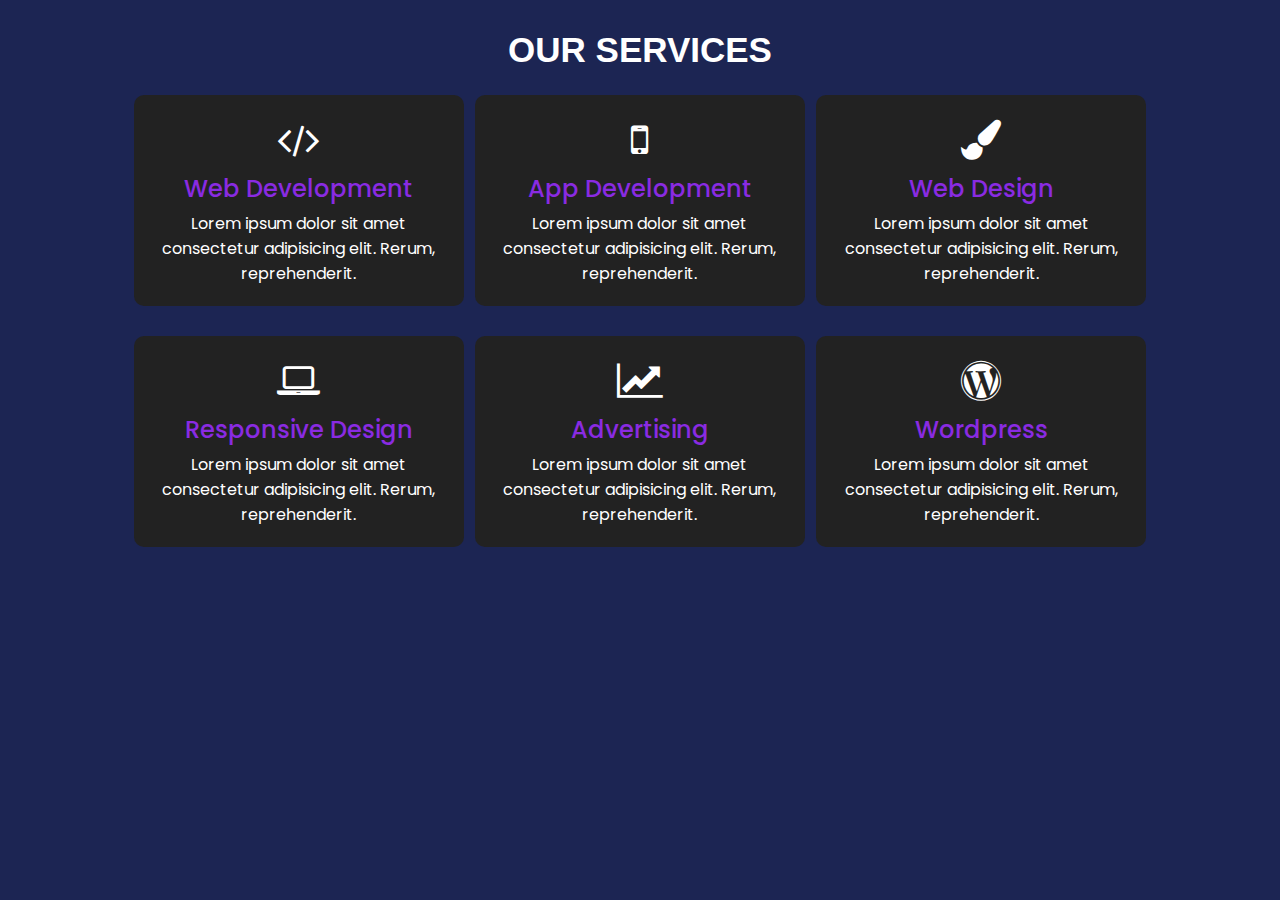
<file: services.html>
<!DOCTYPE html>
<html lang="en">
<head>
    <meta charset="UTF-8">
    <meta http-equiv="X-UA-Compatible" content="IE=edge">
    <meta name="viewport" content="width=device-width, initial-scale=1.0">
    <link rel="stylesheet" href="services.css">
    <link rel="stylesheet" href="https://cdnjs.cloudflare.com/ajax/libs/font-awesome/4.7.0/css/font-awesome.min.css">
    <title>Our Services</title>
</head>
<body>

    <div class="container">
        <h2>Our Services</h2>
        <section class="services">
            <div class="card">
                <div class="content">
                    <div class="icon"><i class="fa fa-code"></i></div>
                    <div class="title">Web Development</div>
                    <p>Lorem ipsum dolor sit amet consectetur adipisicing elit. Rerum, reprehenderit.</p>
                </div>
            </div>
            <div class="card">
                <div class="content">
                    <div class="icon"><i class="fa fa-mobile"></i></div>
                    <div class="title">App Development</div>
                    <p>Lorem ipsum dolor sit amet consectetur adipisicing elit. Rerum, reprehenderit.</p>
                </div>
            </div>
            <div class="card">
                <div class="content">
                    <div class="icon"><i class="fa fa-paint-brush"></i></div>
                    <div class="title">Web Design </div>
                    <p>Lorem ipsum dolor sit amet consectetur adipisicing elit. Rerum, reprehenderit.</p>
                </div>
            </div>
            <div class="card">
                <div class="content">
                    <div class="icon"><i class="fa fa-laptop"></i></div>
                    <div class="title">Responsive Design </div>
                    <p>Lorem ipsum dolor sit amet consectetur adipisicing elit. Rerum, reprehenderit.</p>
                </div>
            </div>
            <div class="card">
                <div class="content">
                    <div class="icon"><i class="fa fa-line-chart"></i></div>
                    <div class="title">Advertising </div>
                    <p>Lorem ipsum dolor sit amet consectetur adipisicing elit. Rerum, reprehenderit.</p>
                </div>
            </div>
            <div class="card">
                <div class="content">
                    <div class="icon"><i class="fa fa-wordpress"></i></div>
                    <div class="title">Wordpress</div>
                    <p>Lorem ipsum dolor sit amet consectetur adipisicing elit. Rerum, reprehenderit.</p>
                </div>
            </div>
        </section>
    </div>
    
</body>
</html>
</file>
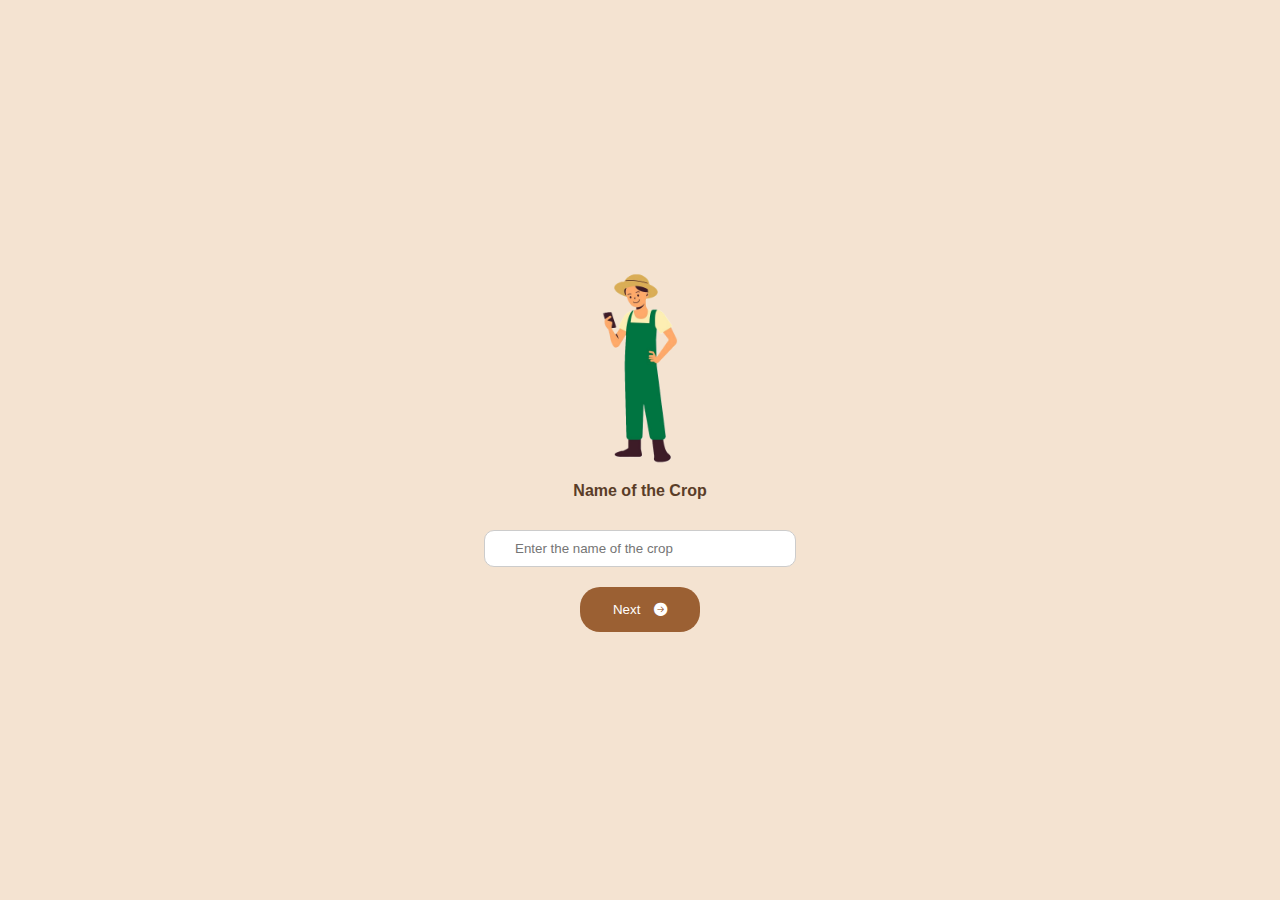
<file: two.html>
<!DOCTYPE html>
<html lang="en">

<head>
    <meta charset="UTF-8">
    <meta name="viewport" content="width=device-width, initial-scale=1.0">
    <title>Page Slider Form</title>
    <link rel="stylesheet" href="two.css">
    <!-- Option 1: Include in HTML -->
    <link rel="stylesheet" href="https://cdn.jsdelivr.net/npm/bootstrap-icons@1.3.0/font/bootstrap-icons.css">
</head>

<body>
    <div class="slider-container">
        <form id="calculator-form">
            <!-- Slide 1 -->
            <div class="slide active">
                <img class="img1" src="images/farmer.png" alt="">
                <label for="crop_name" class="crop-name">Name of the Crop</label>
                <input type="text" id="crop_name" name="crop_name" placeholder="Enter the name of the crop" required>
                <div class="buttons">
                    <button class="button1" onclick="nextSlide()">Next <i class="bi bi-arrow-right-circle-fill"></i></button>
                </div>
            </div>

            <!-- Slide 2 -->
            <div class="slide">
                <img class="img1" src="images/yield.png" alt="">
                <label for="yield_value" class="crop-name">Average Yield (per unit)</label>
                <input type="number" id="yield_value" name="yield_value"  placeholder="Enter the average yeild" required>
                <select name="yield_unit" class="yield-value" >
                    <option value="units">Units</option>
                    <option value="quintals">Quintals</option>
                    <option value="kilograms">Kilograms</option>
                    <option value="tons">Tons</option>
                </select>
                <div class="buttons">
                    <button class="prev-btn" onclick="prevSlide()">Previous<i class="bi bi-arrow-left-circle-fill"></i></button>
                    <button class="nxt-btn" onclick="nextSlide()">Next<i class="bi bi-arrow-right-circle-fill"></i></button>
                </div>
            </div>

            <!-- Slide 3 -->
            <div class="slide">
                <img class="img1" src="images/rainfall.png" alt="">
                <label for="rainfall" class="crop-name" >Average Annual Rainfall (mm)</label>
                <input type="number" id="rainfall" name="rainfall" required>
                <button
                    onclick="showInfoModal('Rainfall Info', 'Rainfall is measured in millimeters (mm) using rain gauges, which collect and measure the volume of water.')">?</button>
                <div class="buttons">
                    <button class="prev-btn"  onclick="prevSlide()">Previous<i class="bi bi-arrow-left-circle-fill"></i></button>
                    <button  class="nxt-btn" onclick="nextSlide()">Next<i class="bi bi-arrow-right-circle-fill"></i></button>
                </div>
            </div>

            <!-- Slide 4 -->
            <div class="slide">
                <img class="img1" src="images/temp.png" alt="">
                <label for="temperature" class="crop-name" >Temperature Range During Growing Season (°C)</label>
                <input type="text" id="temperature" name="temperature" placeholder="e.g., 20-30" required>
                <div class="buttons">
                    <button  class="prev-btn"  onclick="prevSlide()">Previous<i class="bi bi-arrow-left-circle-fill"></i></button>
                    <button class="nxt-btn" onclick="nextSlide()">Next<i class="bi bi-arrow-right-circle-fill"></i></button>
                </div>
            </div>

            <!-- Slide 5 -->
            <div class="slide">
                <img class="img1" src="images/irrigation.png" alt="">
                <label for="irrigation_type" class="crop-name" >Type of Irrigation</label>
                <select id="irrigation_type" name="irrigation_type" class="yield-value" >
                    <option value="drip">Irrigation Type</option>
                    <option value="drip">Drip</option>
                    <option value="sprinkler">Sprinkler</option>
                    <option value="flood">Flood</option>
                </select>
                <button type="button"
                    onclick="showInfoModal('Irrigation Info', 'Drip irrigation saves water by delivering it directly to plant roots. Sprinklers mimic rain. Flooding uses large volumes of water.')">?</button>

                <div class="buttons">
                    <button  class="prev-btn"  onclick="prevSlide()">Previous<i class="bi bi-arrow-left-circle-fill"></i></button>
                    <button class="nxt-btn" onclick="nextSlide()">Next<i class="bi bi-arrow-right-circle-fill"></i></button>
                </div>
            </div>
            <!-- Slide 6 -->
            <div class="slide">
                <img class="img1" src="images/irrcycle.png" alt="">
                <label for="irrigation_cycles" class="crop-name" >Number of Irrigation Cycles</label>
                <input type="number" id="irrigation_cycles" name="irrigation_cycles" placeholder="Enter the no of irrigation cycles" required >
                <div class="buttons">
                    <button  class="prev-btn"  onclick="prevSlide()">Previous<i class="bi bi-arrow-left-circle-fill"></i></button>
                    <button class="nxt-btn" onclick="nextSlide()">Next<i class="bi bi-arrow-right-circle-fill"></i></button>
                </div>
            </div>
            <!-- Slide 7 -->
            <div class="slide">
                <img class="img1" src="images/field.png" alt="">
                <label for="field_size" class="crop-name" >Field size</label>
                <input type="number" id="field_size" name="field_size" placeholder="Enter the field size" required>
                <select name="field_unit" class="yield-value" >
                    <option value="acres">Field Size</option>
                    <option value="acres">Acres</option>
                    <option value="bighas">Bighas</option>
                    <option value="katthas">Katthas</option>
                </select>
                <div class="buttons">
                    <button  class="prev-btn"  onclick="prevSlide()">Previous<i class="bi bi-arrow-left-circle-fill"></i></button>
                    <button class="nxt-btn" onclick="nextSlide()">Next<i class="bi bi-arrow-right-circle-fill"></i></button>
                </div>
            </div>
            <!-- Slide 8 -->
            <div class="slide">
                <img class="img1" src="images/growdays.png" alt="">
                <label for="growing_season" class="crop-name" >Duration of Growing Season (days)</label>
                <input type="number" id="growing_season" name="growing_season" placeholder=" Enter the duration of Growing Season" required>
                <div class="buttons">
                    <button  class="prev-btn"  onclick="prevSlide()">Previous<i class="bi bi-arrow-left-circle-fill"></i></button>
                    <button class="nxt-btn"  onclick="nextSlide()">Next<i class="bi bi-arrow-right-circle-fill"></i></button>
                </div>
            </div>
            <!-- Slide 9 -->
            <div class="slide">
                <img class="img1" src="images/waterimg.png" alt="">
                <label for="fertilizer_water" class="crop-name" >Water Used for Fertilizers/Pesticides (liters)</label>
                <input type="number" id="fertilizer_water" name="fertilizer_water" placeholder="Enter the water used in litres" required>
                <div class="buttons">
                    <button  class="prev-btn"  onclick="prevSlide()">Previous<i class="bi bi-arrow-left-circle-fill"></i></button>
                    <button class="nxt-btn" onclick="nextSlide()">Next<i class="bi bi-arrow-right-circle-fill"></i></button>
                </div>
            </div>
            <!-- Slide 10 -->
            <div class="slide">
                <img class="img1" src="images/end.png" alt="">
                <div class="buttons">
                     <button  class="prev-btn"  onclick="prevSlide()">Previous<i class="bi bi-arrow-left-circle-fill"></i></button>
                    <button class="res-btn" onclick="restartSlider()">Reset <i class="bi bi-arrow-clockwise"></i></button>
                    <button class="sub-btn" type="button" onclick="submitForm()">Calculate <i class="bi bi-calendar2-check-fill"></i></button>
                </div>
            </div>
        </form>
    </div>

    <!-- Result Modal -->
    <div id="result-modal" class="modal">
        <div class="modal-content">
            <span class="close" onclick="closeModal('result-modal')">&times;</span>
            <h1>Water Footprint Result</h1>
            <div id="result-content"></div>
        </div>
    </div>

    <!-- Modal -->
    <div id="info-modal" class="modal">
        <div class="modal-content">
            <span class="close" onclick="closeModal('info-modal')">&times;</span>
            <h1 id="info-title"></h1>
            <p id="info-content"></p>
        </div>
    </div>

    <script src="two.js"></script>
</body>

</html>
</file>
<file: style.css>
@import url('https://fonts.googleapis.com/css2?family=Nunito+Sans:ital,opsz,wght@0,6..12,200..1000;1,6..12,200..1000&family=Parkinsans:wght@300..800&display=swap');

*{
    margin: 0px;
    padding: 0px;
    box-sizing: border-box;
    font-family: "Parkinsans", sans-serif;
}
html{
    overflow-x: hidden;
}
.navbar a{
    text-decoration: none;
}

 /* navbar  ............................    base.html */
.navbar{
    position: absolute;
    top: 0;
    left: 0;
    width: 100%;
    padding: 10px 20px;
    display: flex;
    justify-content: center;
    align-items: center;
    justify-content: space-between;
    color: #ffffff;
    z-index: 10;
    font-family: "Nunito Sans", sans-serif;
}

.left-nav{
    display: flex;
    justify-content: center;
    align-items: center;
}

.left-nav h3{
    /* font-family:'Times New Roman', Times, serif; */
    font-size: 1.8rem;
}


.mid-nav ul{
    display: flex;
    justify-content: center;
    align-items: center;
    text-align: center;
    flex-wrap: wrap;
}

.mid-nav ul li{
    list-style: none;
}

.mid-nav ul li a{
    text-decoration: none;
    color: #ffffff;
    font-weight: 600;
    font-size: 1rem;
    font-size: 1rem;
    padding: 1vw 10px;
}

.right-nav ul{
    display: flex;
    justify-content: center;
    align-items: center;
    
    border: 1px solid #19bc21 ;
    background-color: #0eae16;
    padding: 10px 20px;
    border-radius:25px;
    
}

.right-nav ul li{
    list-style: none;
}

.right-nav ul li a{
    text-decoration: none;
    color: white;

}

.logo-img{
    width: 50px;
    height: 50px;
    border-radius: 50%;
    margin-right: 15px;
}
.head1{
    color: rgb(6, 55, 123);
}
.head2{
    color: #127417;
}

/* Background Image Container */
.image-container {
    position: relative;
    width: 100%;
    height: 100%;
}

.background {
    width: 100%;
    height: 100%;
    object-fit: cover;
    filter:  brightness(0.8);
}

/* Text Content */
.text-content {
    position: absolute;
    top: 55%;
    left: 5%;
    transform: translateY(-50%);
    color: #ffffff;
    z-index: 5;
}

.text-content h2 {
    font-size: 2rem;
    margin-bottom: 10px;
    color: #0eae16;
    text-shadow: 2px 2px 5px rgba(0, 0, 0, 0.7);
}

.text-content p {
    font-size: 1.2rem;
    line-height: 1.6;
    color: #ffffff;
    text-shadow: 1px 1px 5px rgba(0, 0, 0, 0.7);
    width: 500px;
}
.exp-btn button{
    border: none;
    background-color: #0eae16;;
    color:white;
    padding: 15px 25px;
    border-radius: 30px;
    font-size: 1rem;;
    margin-top: 40px;
}
.exp-btn button a{
    text-decoration: none;
    color: white;
}

.bi{
    margin-left: 10px;
}
.about-sec{
    display: grid;
    grid-template-columns: repeat(3,1fr);
    grid-template-rows: repeat(1,1fr);
    height: 700px;
    padding: 100px 20px;
    background-color: #204722;
}
.section{
    background-color: #ffffff;
    border: 1px solid black;
    width: 400px;
    height: 480px;
    padding: 20px 40px;
    border: 1px solid #0eae16;
    border-radius: 30px;
    box-shadow: 0px 4px 10px rgba(0, 0, 0, 0.3);
}
.icon img{
    width: 80px;
    height: 90px;
    margin:0px 120px ;
    margin-bottom: 20px;
}
.heading{
    text-align: center;
    color:#3b813c ;
}
.para{
    text-align: center;
    line-height: 2rem;
    color:#3b813c ;
}


.contact-section {
    display: flex;
    justify-content: center;
    align-items: center;
    justify-content: space-between;
    background-image: url(images/about-bg.jpg);
    padding: 40px;
  }
  
  .contact-form-container {
    background: #ffffff;
    padding: 10px 30px;
    border-radius: 10px;
    box-shadow: 0 6px 10px rgba(0, 0, 0, 0.1);
    width: 100%;
    max-width: 450px;
  }
  
  .contact-form-container h2 {
    text-align: center;
    color: #496497; /* Pastel teal */
    margin-bottom: 10px;
  }
  
  .contact-form-container p {
    font-size: 14px;
    color: #6c757d;
    text-align: center;
    margin-bottom: 20px;
  }
  
  .contact-form label {
    display: block;
    font-weight: bold;
    color: #40916c; /* Pastel green */
    margin-bottom: 5px;
  }
  
  .contact-form input,
  .contact-form textarea {
    width: 100%;
    padding: 10px;
    margin-bottom: 15px;
    border: 1px solid #a3c4bc; /* Soft pastel border */
    border-radius: 5px;
    outline: none;
    background-color: #edfdf5; /* Light pastel green */
  }
  
  .contact-form input:focus,
  .contact-form textarea:focus {
    border-color: #5aa1ae; /* Focused input pastel teal border */
  }
  
  .contact-form button {
    width: 100%;
    padding: 10px;
    background-color: #496497; /* Pastel teal */
    color: #ffffff;
    border: none;
    border-radius: 5px;
    cursor: pointer;
    font-size: 16px;
    transition: background-color 0.3s;
  }
  
  .contact-form button:hover {
    background-color: #417579; /* Darker teal for hover */
  }
  .contact-img img{
    width: 700px;
    height: 500px;
  }

.section-about{
  display: flex;
  justify-content: center;
  align-items: center;
  justify-content: space-between;
  padding: 40px 20px;
  height: 700px;
}
.water_aboutimg img{
  width: 500px;
  height: 500px;
  border-radius: 30px;
}
.head-content{
  display: flex;
  margin-right: 500px;
}
.head-content p{
  color: #127417;
  font-weight: 600;
  font-size: 1.1rem;
}
.section-about h2{
  color: #0f3e8e;
  margin-bottom: 20px;
}
.head-content img{
  height: 20px;
}
.neer-para p{
  width: 600px;
  font-size: 15px;
  color: #0e2550;
  margin-bottom: 40px;
}
.obj-title{
  display: flex;

}
.obj-title img{
  height: 40px;
  margin-right: 10px;

}
.obj-title h4{
  font-weight: 500;
  color: #496497;
}
.obj1{
  margin-top: 20px;
}
.obj1 p{
  width: 600px;
  font-size: 15px;
  color: #0e2550;
}

.timeline-section{
  background-color: #fff;
  font-family: Helvetica, sans-serif;
  margin: 0;
  padding: 0;
}

/* The timeline */
.timeline {
  position: relative;
  max-width: 1200px;
  margin: 0 auto;
}

.timeline::after {
  content: '';
  position: absolute;
  width: 6px;
  background-color: #303c53;
  top: 0;
  bottom: 0;
  left: 50%;
  margin-left: -3px;
  border-radius: 50px;
}

.container-timeline {
  padding: 10px 40px;
  position: relative;
  background-color: inherit;
  width: 50%;
  opacity: 0; /* Initially hidden */
  transform: translateY(50px); /* Animation starting position */
  transition: all 0.6s ease-out; /* Smooth animation */
  margin-bottom: 50px;
}

.container-timeline.active {
  opacity: 1; /* Visible */
  transform: translateY(0); /* Final position */
}

.container-timeline::after {
  content: '';
  position: absolute;
  width: 25px;
  height: 25px;
  right: -17px;
  background-color: #162537;
  border: 4px solid #2c4461;
  top: 15px;
  border-radius: 50%;
  z-index: 1;
}

.left {
  left: 0;
}

.right {
  left: 50%;
}

.left::before {
  content: " ";
  height: 0;
  position: absolute;
  top: 22px;
  width: 0;
  z-index: 1;
  right: 30px;
  border: medium solid white;
  border-width: 10px 0 10px 10px;
  border-color: transparent transparent transparent white;
}

.right::before {
  content: " ";
  height: 0;
  position: absolute;
  top: 22px;
  width: 0;
  z-index: 1;
  left: 30px;
  border: medium solid white;
  border-width: 10px 10px 10px 0;
  border-color: transparent white transparent transparent;
}

.right::after {
  left: -16px;
}

.content-timeline {
  padding: 20px 30px;
  background-color: #303c53;
  position: relative;
  border-radius: 15px;

}
.content-timeline h3{
  color: rgb(233, 235, 241);
  margin-bottom: 20px;
}
.content-timeline p{
  color: rgb(233, 235, 241);
}

.timeline-feat h2{
  text-align: center;
  margin: 50px 0px;
  color: #2c4461;
  font-size: 1.8rem;
}
.timeline-feat p{
  text-align: center;
  color: #141f2d;
  margin-bottom: 90px;
  font-size: 1.2rem;

}
/* Responsive styling */
@media screen and (max-width: 600px) {
  .timeline::after {
    left: 31px;
  }
  
  .container-timeline{
    width: 100%;
    padding-left: 70px;
    padding-right: 25px;
  }
  
  .container-timeline::before {
    left: 60px;
    border: medium solid white;
    border-width: 10px 10px 10px 0;
    border-color: transparent white transparent transparent;
  }

  .left::after, .right::after {
    left: 15px;
  }
  
  .right {
    left: 0%;
  }
}



/* Footer Section */
.footer {
    background-color: #f6fdfb; /* Light pastel green */
    padding: 40px 20px;
    color: #4f8a8b;
    font-family: Arial, sans-serif;
    background-image: url(images/footer-bg.jpg);
  }
  
  .footer-container {
    display: flex;
    justify-content: space-between;
    align-items: flex-start;
    flex-wrap: wrap;
    max-width: 1200px;
    margin: 0 auto;
  }
  
  .footer-logo {
    display: flex;
    flex-direction: column;
    align-items: center;
    margin-bottom: 20px;
  }
  
  .footer-logo .logo {
    width: 60px;
    height: 60px;
    margin-bottom: 10px;
  }
  
  .footer-logo .website-name {
    font-size: 20px;
    font-weight: bold;
    color: #5aa1ae; /* Pastel teal */
  }
  
  .footer-links,
  .footer-social {
    margin-bottom: 20px;
  }
  
  .footer-links h3,
  .footer-social h3 {
    font-size: 18px;
    margin-bottom: 10px;
    color: #5aa1ae;
  }
  
  .footer-links ul {
    list-style: none;
    padding: 0;
    text-align: center;
    display: flex;
    flex-direction: column;
    justify-content: center;
    align-items: center;
    gap: 10px;
    font-size: 1.1rem;
  }
  
  .footer-links ul li {
    margin-bottom: 8px;
  }
  
  .footer-links ul li a {
    text-decoration: none;
    color: #4f8a8b;
    transition: color 0.3s;
  }
  
  .footer-links ul li a:hover {
    color: #5aa1ae; /* Highlight teal */
  }
  
  .social-icons {
    display: flex;
    gap: 10px;
    text-align: center;
    display: flex;
    flex-direction: column;
    justify-content: center;
    align-items: center;
  
  }
  
  .social-icons .social-link{
    width: 30px;
    height: 30px;
    transition: transform 0.3s;
  }
  
  .social-icons .social-link img:hover {
    transform: scale(1.1);
  }
  
  .footer-bottom {
    text-align: center;
    margin-top: 20px;
    font-size: 14px;
    color: #6c757d;
  }
  
  .social-icons a{
    color: #417579;
    font-size: 1.3rem;
  }
  #backToTop {
    position: fixed;
    bottom: 20px;
    right: 20px;
    background-color: #007bff;
    color: white;
    border: none;
    border-radius: 50%;
    padding: 10px 20px;
    cursor: pointer;
    font-size: 1.2rem;
    font-weight: bold;
    display: none; /* Hidden by default */
    z-index: 1000;
  }
  
  #backToTop:hover {
    background-color: #0056b3;
  }

  .faq-container {
    width: 950px;
    margin: 50px auto;
    padding: 20px;
    border-radius: 10px;
    box-shadow: 0px 4px 10px rgba(0, 0, 0, 0.1);
}

h1 {
    text-align: center;
    color: #006d77;
    margin-bottom: 30px;
}

.faq {
    margin-top: 20px;
}

.faq-item {
    margin-bottom: 10px;
    border-bottom: 1px solid #e0e0e0;
}

.faq-question {
    width: 100%;
    background: #83c5be;
    color: white;
    text-align: left;
    padding: 15px;
    font-size: 16px;
    border: none;
    outline: none;
    cursor: pointer;
    border-radius: 5px;
    display: flex;
    justify-content: space-between;
    align-items: center;
    transition: background 0.3s;
}

.faq-question:hover {
    background: #006d77;
}

.faq-answer {
    padding: 15px;
    background: #edf6f9;
    color: #333;
    display: none;
    font-size: 14px;
    line-height: 1.6;
    border-radius: 5px;
}

.faq-answer.visible {
    display: block;
}

span {
    font-weight: bold;
    font-size: 20px;
    transition: transform 0.3s;
}

span.rotate {
    transform: rotate(45deg);
}
</file>
<file: login.css>
@import url('https://fonts.googleapis.com/css2?family=Montserrat:wght@300;400;500;600;700&display=swap');

*{
    margin: 0;
    padding: 0;
    box-sizing: border-box;
    font-family: 'Montserrat', sans-serif;
}

body{
    background-color: #c9d6ff;
    background: linear-gradient(to right, #e2e2e2, #737fa6);
    display: flex;
    align-items: center;
    justify-content: center;
    flex-direction: column;
    height: 100vh;
}

.container{
    background-color: #fff;
    border-radius: 30px;
    box-shadow: 0 5px 15px rgba(0, 0, 0, 0.35);
    position: relative;
    overflow: hidden;
    width: 768px;
    max-width: 100%;
    min-height: 480px;
}

.container p{
    font-size: 14px;
    line-height: 20px;
    letter-spacing: 0.3px;
    margin: 20px 0;
}

.container span{
    font-size: 12px;
}

.container a{
    color: #333;
    font-size: 13px;
    text-decoration: none;
    margin: 15px 0 10px;
}

.container button{
    background-color: #263775;
    color: #fff;
    font-size: 12px;
    padding: 10px 45px;
    border: 1px solid transparent;
    border-radius: 8px;
    font-weight: 600;
    letter-spacing: 0.5px;
    text-transform: uppercase;
    margin-top: 10px;
    cursor: pointer;
}

.container button.hidden{
    background-color: transparent;
    border-color: #fff;
}

.container form{
    background-color: #fff;
    display: flex;
    align-items: center;
    justify-content: center;
    flex-direction: column;
    padding: 0 40px;
    height: 100%;
}

.container input{
    background-color: #eee;
    border: none;
    margin: 8px 0;
    padding: 10px 15px;
    font-size: 13px;
    border-radius: 8px;
    width: 100%;
    outline: none;
}

.form-container{
    position: absolute;
    top: 0;
    height: 100%;
    transition: all 0.6s ease-in-out;
}

.sign-in{
    left: 0;
    width: 50%;
    z-index: 2;
}

.container.active .sign-in{
    transform: translateX(100%);
}

.sign-up{
    left: 0;
    width: 50%;
    opacity: 0;
    z-index: 1;
}

.container.active .sign-up{
    transform: translateX(100%);
    opacity: 1;
    z-index: 5;
    animation: move 0.6s;
}

@keyframes move{
    0%, 49.99%{
        opacity: 0;
        z-index: 1;
    }
    50%, 100%{
        opacity: 1;
        z-index: 5;
    }
}


.toggle-container{
    position: absolute;
    top: 0;
    left: 50%;
    width: 50%;
    height: 100%;
    overflow: hidden;
    transition: all 0.6s ease-in-out;
    border-radius: 150px 0 0 100px;
    z-index: 1000;
}

.container.active .toggle-container{
    transform: translateX(-100%);
    border-radius: 0 150px 100px 0;
}

.toggle{
    background-color: #2d58a8;
    height: 100%;
    background: linear-gradient(to right, #5c6bc0, #1e2d83);
    color: #fff;
    position: relative;
    left: -100%;
    height: 100%;
    width: 200%;
    transform: translateX(0);
    transition: all 0.6s ease-in-out;
}

.container.active .toggle{
    transform: translateX(50%);
}

.toggle-panel{
    position: absolute;
    width: 50%;
    height: 100%;
    display: flex;
    align-items: center;
    justify-content: center;
    flex-direction: column;
    padding: 0 30px;
    text-align: center;
    top: 0;
    transform: translateX(0);
    transition: all 0.6s ease-in-out;
}

.toggle-left{
    transform: translateX(-200%);
}

.container.active .toggle-left{
    transform: translateX(0);
}

.toggle-right{
    right: 0;
    transform: translateX(0);
}

.container.active .toggle-right{
    transform: translateX(200%);
}
.imp-det{
  display: grid;
  grid-template-columns: repeat(2,1fr);
  grid-template-rows: repeat(1,1fr);
  gap: 10%;
}
#type_of_user{
  background-color: #eee;
  border: none;
  margin: 8px 0;
  padding: 10px 15px;
  font-size: 13px;
  border-radius: 8px;
  width: 80%;
  outline: none;
  color: #838282;
}
.user-det{
  display: flex;
  justify-content: center;
  align-items: center;
}
.user-det p{
  color: #838282;
}
</file>
<file: one.css>
@import url('https://fonts.googleapis.com/css2?family=Nunito+Sans:ital,opsz,wght@0,6..12,200..1000;1,6..12,200..1000&family=Parkinsans:wght@300..800&display=swap');

*{
  font-family: "Parkinsans", sans-serif;
}

/* Global Styles */
body {
  margin: 0;
  display: flex;
  height: 100vh;
}

/*.main-content {
  flex: 1;
  padding: 20px;
}
*/
/* Sidebar Styles */
/*.sidebar {
  position: fixed;
  top: 0;
  left: -300px; 
  width: 300px;
  height: 100%;
  background-color: rgb(255, 255, 255);
  color: #317873;
  box-shadow: 0 4px 8px rgb(80, 80, 80);
  transition: transform 0.3s ease;
  overflow-y: auto;
  border-top-right-radius:10px ;
  border-bottom-right-radius: 10px;
}

.sidebar.open {
  transform: translateX(300px); 
}

.close-btn {
  background: none;
  color: #34495e;
  border: none;
  font-size: 24px;
  position: absolute;
  top: 15px;
  right: 15px;
  cursor: pointer;
}


.open-btn {
  background-color: white;
  color: #34495e;
  border: none;
  padding: 10px 20px;
  font-size: 25px;
  cursor: pointer;
  border-radius: 5px;
}


.menu-item {
  margin: 20px 0;
}

.menu-btn {
  width: 100%;
  background: none;
  color: inherit;
  border: none;
  text-align: left;
  padding: 10px 15px;
  font-size: 18px;
  cursor: pointer;
  display: flex;
  justify-content: space-between;
  align-items: center;
}

.menu-btn:hover {
  background-color: #ffffff;
}


.submenu {
  list-style: none;
  margin: 0;
  padding: 0;
  display: none;
}

.submenu li {
  padding: 10px 30px;
  font-size: 16px;
  cursor: pointer;
}

.submenu li:hover {
  background-color: #ffffff;
  color: #317873;
  transition: .3s ease;
}


.arrow {
  transition: transform 0.3s ease;
}

.menu-item.open .arrow {
  transform: rotate(180deg);
}

nav{
  margin-top: 40px;
}
.left-nav{
  display: flex;
  justify-content: center;
  align-items: center;
  margin-top: 10px;
  font-family: "Nunito Sans", sans-serif;
}

.left-nav h3{
  color: #317873;
  font-family: "Nunito Sans", sans-serif;
  font-size: 1.5rem;
  margin-right: 10px;
}
.logo-img{
  width: 40px;
  height: 40px;
  border-radius: 50%;
  margin-right: 15px;
}
.head-cate{
  margin-left:15px ;
  font-size: 1.2rem;
}
/*::-webkit-scrollbar {
  width: 7px; 
  height: 4px; 
}

::-webkit-scrollbar-track {
  background: #f1f1f1; 
  border-radius: 5px;
}

::-webkit-scrollbar-thumb {
  background: #888; 
  border-radius: 5px;
}{
  

::-webkit-scrollbar-thumb:hover {
  background: #555; 
}

::-webkit-scrollbar{
  display: none;
}*/


.search-container {
  margin-top: 20px;
  width: 100%;
  text-align: center;
}

/* Styling the search bar */
.search-bar {
  display: inline-flex;
  align-items: center;
}

.search-bar input[type="text"] {
  padding: 10px;
  font-size: 16px;
  width: 500px;
  border: 1px solid #ccc;
  border-radius: 5px 0 0 5px;
  outline: none;
}

.search-bar button {
  padding: 10px 20px;
  font-size: 16px;
  color: white;
  background-color: #18bc9c;
  border: none;
  border-radius: 0 5px 5px 0;
  cursor: pointer;
  transition: background-color 0.3s;
}

.search-bar button:hover {
  background-color: #16a085;
}

/* Container for both search bar and content */
.container {
  width: 100%;
  text-align: center;
}

/* Search bar container to center it at the top */
.search-container {
  width: 100%;
  margin-bottom: 20px;
}

/* Styling the search bar */
.search-bar {
  display: inline-flex;
  align-items: center;
}

/* Search bar input */
.search-bar input[type="text"] {
  padding: 10px;
  font-size: 16px;
  width: 400px;
  border: 1px solid #ccc;
  border-radius: 5px 0 0 5px;
  outline: none;
}

/* Search button */
.search-bar button {
  padding: 10px 20px;
  font-size: 16px;
  color: white;
  background-color: #18bc9c;
  border: none;
  border-radius: 0 5px 5px 0;
  cursor: pointer;
  transition: background-color 0.3s;
}

.search-bar button:hover {
  background-color: #16a085;
}

/* Upload button styling */
.upload-btn {
  margin-left: 10px;
  padding: 10px 20px;
  font-size: 16px;
  color: white;
  background-color: #3498db;
  border-radius: 20px;
  cursor: pointer;
  transition: background-color 0.3s;
  display: inline-flex;
  align-items: center;
}

/* Hide the file input */
.upload-btn input[type="file"] {
  display: none;
}

.upload-btn:hover {
  background-color: #2980b9;
}

/* Scan button styling */
.scan-btn {
  margin-left: 10px;
  padding: 10px 20px;
  font-size: 16px;
  color: white;
  background-color: #e74c3c;
  border: none;
  border-radius: 5px;
  cursor: pointer;
  transition: background-color 0.3s;
}

.scan-btn:hover {
  background-color: #c0392b;
}

/* Content Section Styling */
.content {
  display: flex;
  flex-direction: column;
  align-items: center;
  margin-top: 20px;
  color: #333;
}

.content-item {
  margin: 10px;
  padding: 20px;
  border: 1px solid #ccc;
  border-radius: 5px;
  background-color: white;
  width: 900px;
  text-align: left;
}

.hidden {
  display: none;
}

/* Displaying file name */
#file-name {
  margin-top: 10px;
  color: #333;
}

/* Displaying scan result */
#scan-result {
  margin-top: 10px;
  color: green;
}

.wel-head h4{
  font-size: 1.1rem;
  margin-top: 30px;
  color: #333;
}
.rice-img img{
  width: 100px;
  height: 100px;
  border-radius: 10px;
}
.img-box{
  display: flex;
  justify-content: center;
  align-items: center;
  justify-content: space-around;
}
.name-head p{
  font-size: 0.8rem;
  text-align: center;
}
</file>
<file: services.css>
@import url('https://fonts.googleapis.com/css2?family=Poppins:ital,wght@0,400;0,500;1,300&display=swap');

*{
    margin: 0;
    padding: 0;
    box-sizing: border-box;
    font-family: 'Poppins', sans-serif;
}

body{
    height: 100vh;
    position: relative;
    background: #1c2553;
    color: white;
}

.container{
    height: 100%;
    padding-top: 30px;
    width: 80%;
    position: absolute;
    top: 50%;
    left: 50%;
    transform: translate(-50%,-50%);
}

.container h2{
    text-align: center;
    text-transform: uppercase;
    font-size: 35px;
    margin-bottom: 25px;
    font-family: 'Lucida Sans', 'Lucida Sans Regular', 'Lucida Grande', 'Lucida Sans Unicode', Geneva, Verdana, sans-serif;
}

.container .services{
    justify-content: space-around;
    display: flex;
    flex-wrap: wrap;
    align-items: center;
}

.container .services .card{
    width: 330px;
    text-align: center;
    background: #222;
    padding: 20px 15px;
    margin-bottom: 30px;
    border-radius: 10px;
    cursor: pointer;
    transition: 0.3s;
}

.container .services .card:hover{
    background: rgb(216, 207, 229);
}

.container .services .card .content{
    transition: 0.3s;
}

.container .services .card:hover .content{
    transform: scale(1.07);
}

.container .services .card .content .icon{
    padding: 5px 0;
    color: white;
}

.container .services .card .content .icon i{
    font-size: 40px;
}

.container .services .card:hover .content .title{
    color: white;
}

.container .services .card .content .title{
    padding: 5px 0;
    font-size: 24px;
    font-weight: 500;
    color: blueviolet;
    transition: 0.3s;
}
</file>
<file: two.css>
/* styles.css */
@import url('https://fonts.googleapis.com/css2?family=Nunito+Sans:ital,opsz,wght@0,6..12,200..1000;1,6..12,200..1000&family=Parkinsans:wght@300..800&display=swap');

body {
    font-family: Arial, sans-serif;
    margin: 0;
    padding: 0;
    display: flex;
    justify-content: center;
    align-items: center;
    height: 100vh;
    background-color: #f4e3d1;
}

.slider-container {
    width: 100%;
    max-width: 600px;
    position: relative;
    /*background: #ffffff;
     box-shadow: 0 4px 15px rgba(0, 0, 0, 0.1);*/
    border-radius: 15px;
    padding: 20px;
}

.slide {
    display: none;
    text-align: center;
    opacity: 0;
    transition: opacity 0.5s ease-in-out;
}

.slide.active {
    display: block;
    opacity: 1;
}

label {
    font-weight: bold;
    display: block;
    margin: 10px 0;
}

input, select, button {
    width: 100%;
    margin: 10px 0;
    padding: 10px 30px;
    border: 1px solid #ccc;
    border-radius: 10px;
    width:250px ;
}

button {
    background-color: #9b6033;
    color: white;
    border: none;
    cursor: pointer;
    width: 100px;
    border-radius: 20px;
}

button:hover {
    background-color: #583b25;
}

.buttons {
    display: flex;
    justify-content: space-between;
}

.modal {
    display: none;
    position: fixed;
    z-index: 1;
    left: 0;
    top: 0;
    width: 100%;
    height: 100%;
    overflow: auto;
    background-color: rgba(0, 0, 0, 0.4);
}

.modal-content {
    background-color: #fefefe;
    margin: 15% auto;
    padding: 20px;
    border: 1px solid #888;
    width: 60%;
    border-radius: 8px;
    text-align: center;
}

.close {
    color: #aaa;
    float: right;
    font-size: 28px;
    font-weight: bold;
    cursor: pointer;
}

.close:hover {
    color: black;
}
.button1{
    margin: auto;
    width: 120px;
    padding:15px 0px;
}
.crop-name{
    margin-bottom: 20px;
    color: #5a3d28;
    font-size: 1rem;
}
.img1{
    height: 200px;
}
#crop_name{
    margin-bottom: 20px;
}
.bi-arrow-right-circle-fill{
    margin-left: 10px;
}
.yield-value{
    width: 100px;
    padding: 10px;
}
#irrigation_type{
    width: 200px;
}
#yield_value{
    width: 170px;
    padding: 10px;
}
#field_size{
    width: 170px;
    padding: 10px;
}
#rainfall{
    width: 170px;
    padding: 10px;
}
#temperature{
    width: 220px;
    padding: 10px;
}
.prev-btn{
    width: 120px;
    padding:15px 0px;
    margin-top: 20px;
    margin-left: 100px;
}
.nxt-btn{
    width: 120px;
    padding:15px 0px;
    margin-top: 20px;
    margin-right: 100px;
}
.bi-arrow-left-circle-fill{
    margin-left: 10px;
}
.res-btn{
    width: 120px;
    padding:15px 0px;
    margin-top: 20px;
}
.sub-btn{
    width: 120px;
    padding:15px 0px;
    margin-top: 20px;
    margin-right: 100px;
}
.bi-arrow-clockwise{
    margin-left: 10px
}
.bi-calendar2-check-fill{
    margin-left: 10px
}
</file>
